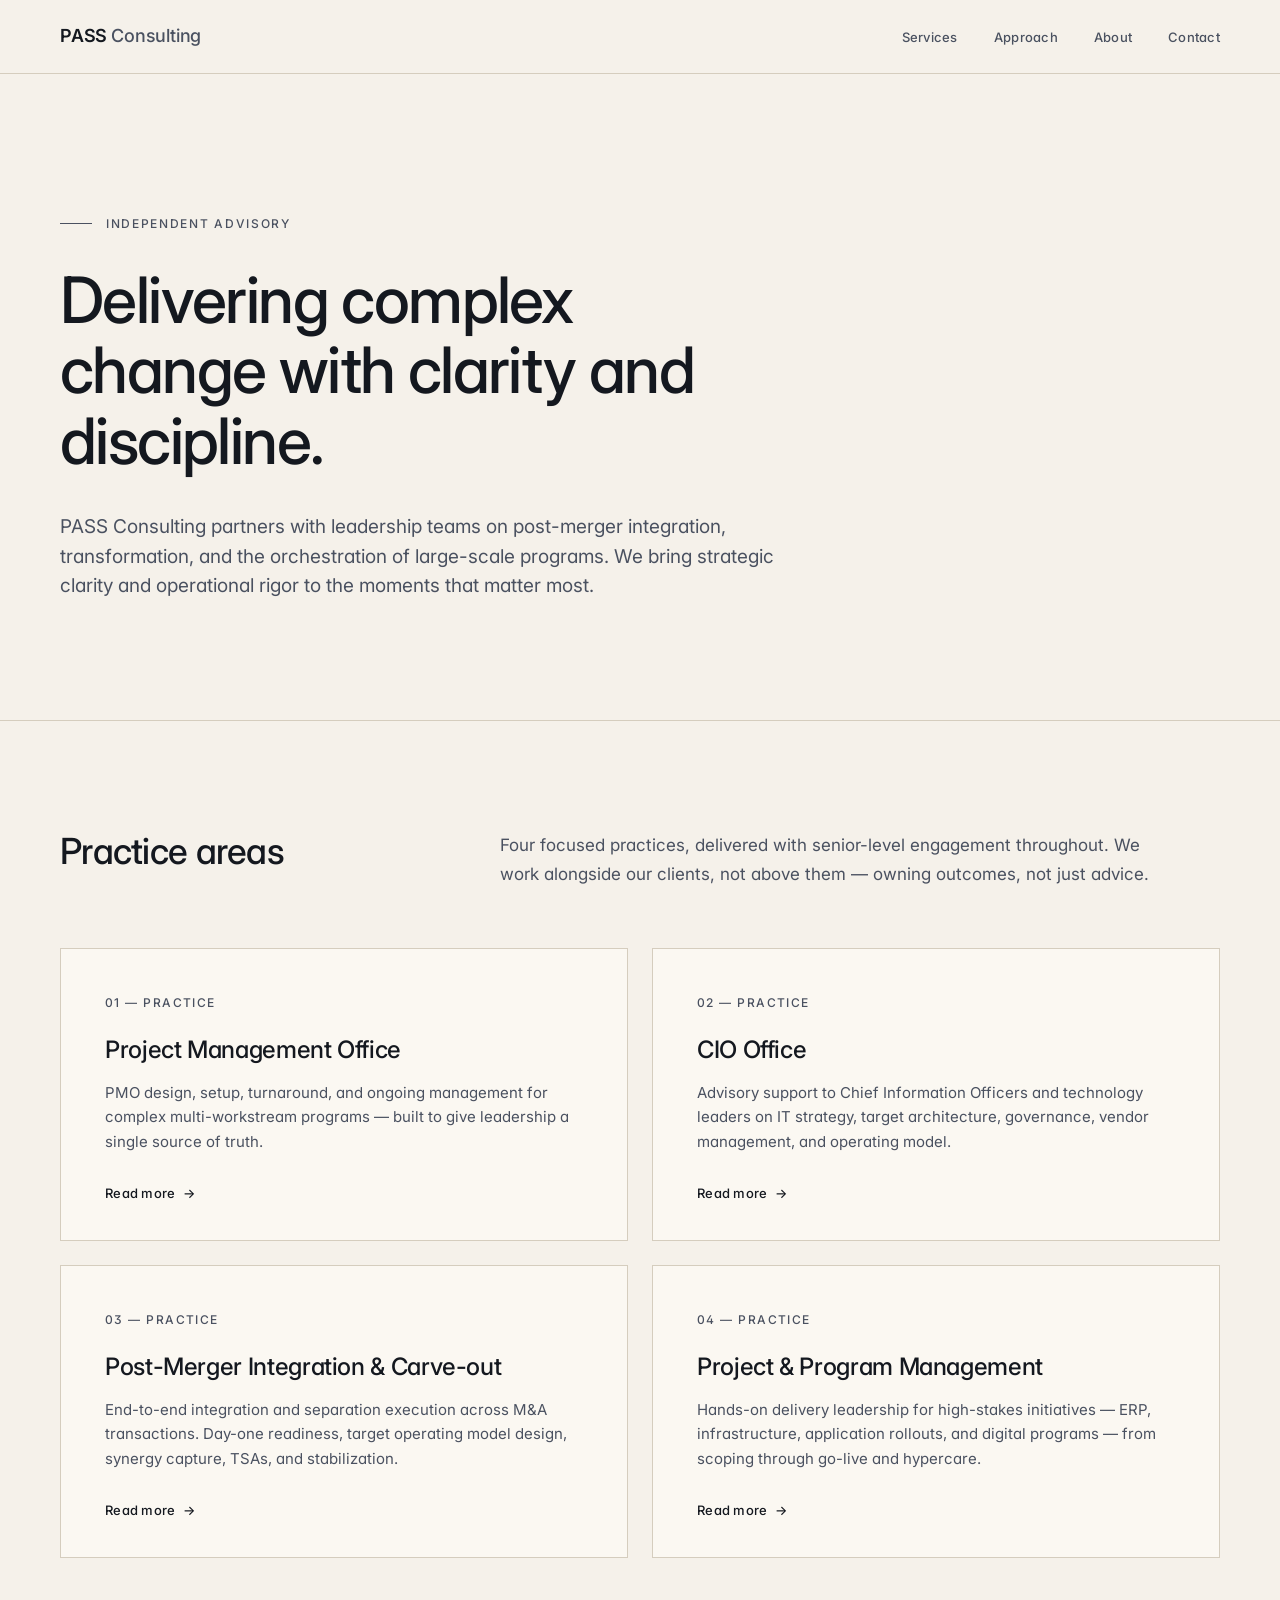
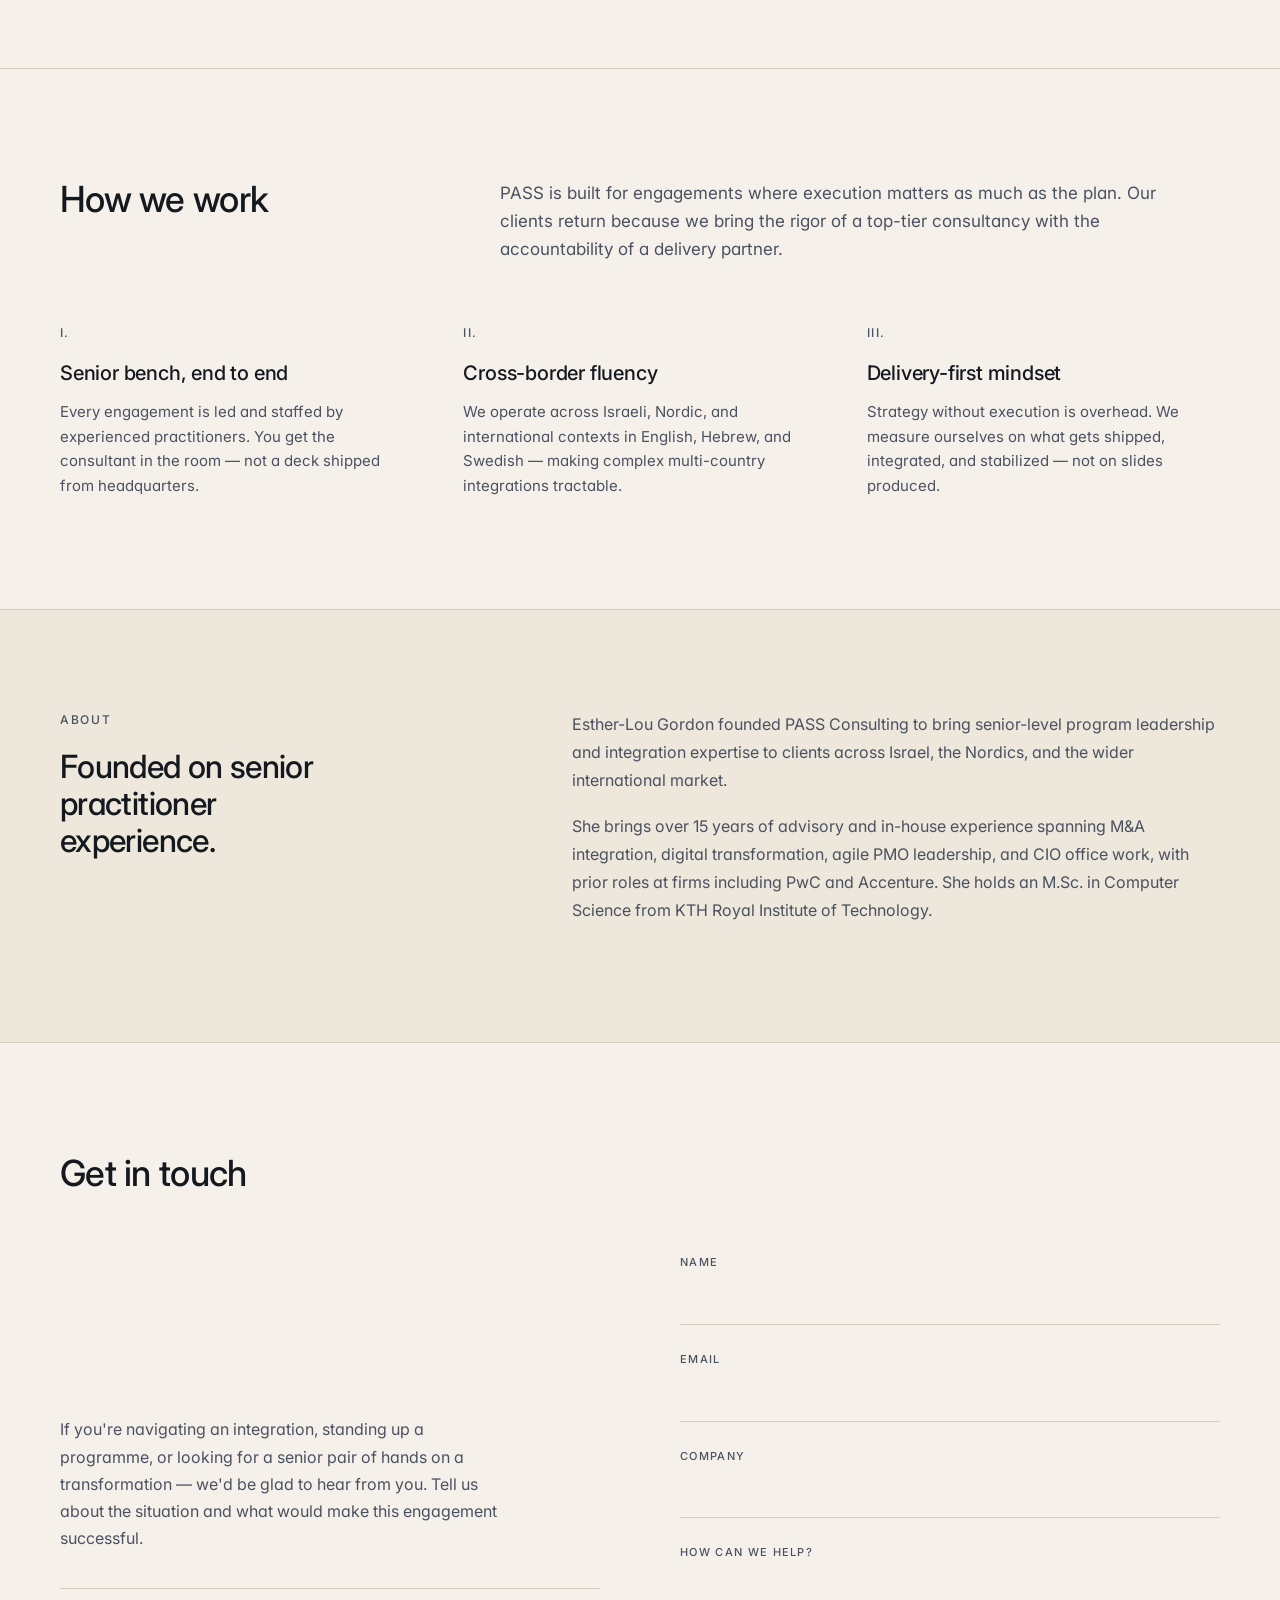
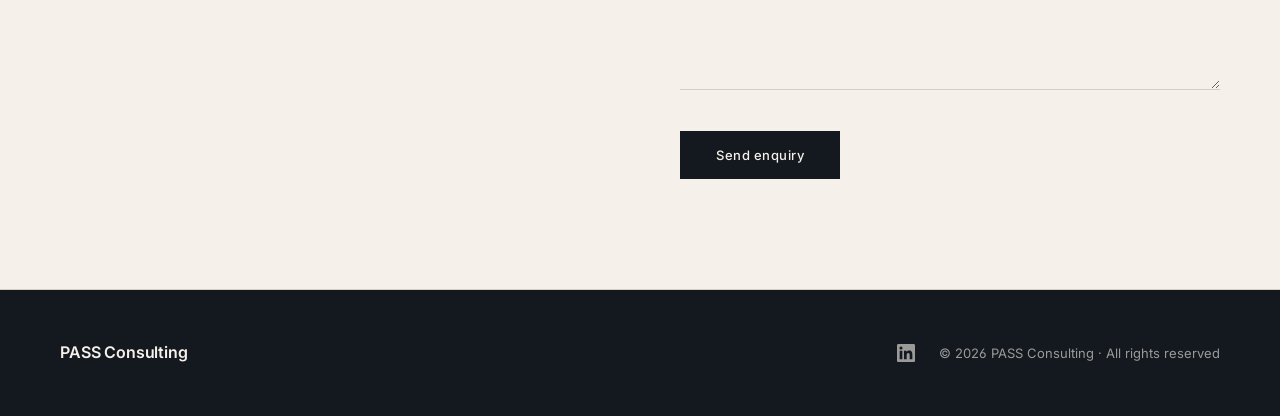
<file: index.html>
<!DOCTYPE html>
<html lang="en">
<head>
<meta charset="UTF-8">
<meta name="viewport" content="width=device-width, initial-scale=1.0">
<title>PASS Consulting — Integration, Transformation, Delivery</title>
<meta name="description" content="PASS Consulting partners with leadership teams on post-merger integration, transformation, PMO setup, CIO advisory, and program delivery.">

<link rel="preconnect" href="https://fonts.googleapis.com">
<link rel="preconnect" href="https://fonts.gstatic.com" crossorigin>
<link href="https://fonts.googleapis.com/css2?family=Inter:wght@300..700&display=swap" rel="stylesheet">
<link rel="stylesheet" href="styles.css">
</head>
<body>

<nav class="nav">
  <div class="nav-inner">
    <a href="index.html" class="brand">PASS <span>Consulting</span></a>
    <ul class="nav-links">
      <li><a href="#services">Services</a></li>
      <li><a href="#approach">Approach</a></li>
      <li><a href="#about">About</a></li>
      <li><a href="#contact">Contact</a></li>
    </ul>
  </div>
</nav>

<header class="hero">
  <div class="container">
    <div class="eyebrow">Independent advisory</div>
    <h1>Delivering complex change with clarity and discipline.</h1>
    <p class="lede">PASS Consulting partners with leadership teams on post-merger integration, transformation, and the orchestration of large-scale programs. We bring strategic clarity and operational rigor to the moments that matter most.</p>
  </div>
</header>

<section class="section" id="services">
  <div class="container">
    <div class="section-head">
      <h2>Practice areas</h2>
      <p class="intro">Four focused practices, delivered with senior-level engagement throughout. We work alongside our clients, not above them — owning outcomes, not just advice.</p>
    </div>

    <div class="services-grid">
      <a class="service-card" href="pmo.html">
        <div class="service-num">01 — Practice</div>
        <h3 class="service-title">Project Management Office</h3>
        <p class="service-desc">PMO design, setup, turnaround, and ongoing management for complex multi-workstream programs — built to give leadership a single source of truth.</p>
        <span class="service-readmore">Read more</span>
      </a>

      <a class="service-card" href="cio-office.html">
        <div class="service-num">02 — Practice</div>
        <h3 class="service-title">CIO Office</h3>
        <p class="service-desc">Advisory support to Chief Information Officers and technology leaders on IT strategy, target architecture, governance, vendor management, and operating model.</p>
        <span class="service-readmore">Read more</span>
      </a>

      <a class="service-card" href="post-merger-integration.html">
        <div class="service-num">03 — Practice</div>
        <h3 class="service-title">Post-Merger Integration &amp; Carve-out</h3>
        <p class="service-desc">End-to-end integration and separation execution across M&amp;A transactions. Day-one readiness, target operating model design, synergy capture, TSAs, and stabilization.</p>
        <span class="service-readmore">Read more</span>
      </a>

      <a class="service-card" href="project-program-management.html">
        <div class="service-num">04 — Practice</div>
        <h3 class="service-title">Project &amp; Program Management</h3>
        <p class="service-desc">Hands-on delivery leadership for high-stakes initiatives — ERP, infrastructure, application rollouts, and digital programs — from scoping through go-live and hypercare.</p>
        <span class="service-readmore">Read more</span>
      </a>
    </div>
  </div>
</section>

<section class="section" id="approach">
  <div class="container">
    <div class="section-head">
      <h2>How we work</h2>
      <p class="intro">PASS is built for engagements where execution matters as much as the plan. Our clients return because we bring the rigor of a top-tier consultancy with the accountability of a delivery partner.</p>
    </div>

    <div class="approach-grid">
      <div class="pillar">
        <div class="pillar-num">i.</div>
        <h3>Senior bench, end to end</h3>
        <p>Every engagement is led and staffed by experienced practitioners. You get the consultant in the room — not a deck shipped from headquarters.</p>
      </div>
      <div class="pillar">
        <div class="pillar-num">ii.</div>
        <h3>Cross-border fluency</h3>
        <p>We operate across Israeli, Nordic, and international contexts in English, Hebrew, and Swedish — making complex multi-country integrations tractable.</p>
      </div>
      <div class="pillar">
        <div class="pillar-num">iii.</div>
        <h3>Delivery-first mindset</h3>
        <p>Strategy without execution is overhead. We measure ourselves on what gets shipped, integrated, and stabilized — not on slides produced.</p>
      </div>
    </div>
  </div>
</section>

<section class="leadership" id="about">
  <div class="container">
    <div class="lead-grid">
      <div>
        <div class="lead-eyebrow">About</div>
        <h2 class="lead-head">Founded on senior practitioner experience.</h2>
      </div>
      <div>
        <p class="lead-bio">Esther-Lou Gordon founded PASS Consulting to bring senior-level program leadership and integration expertise to clients across Israel, the Nordics, and the wider international market.</p>
        <p class="lead-bio">She brings over 15 years of advisory and in-house experience spanning M&amp;A integration, digital transformation, agile PMO leadership, and CIO office work, with prior roles at firms including PwC and Accenture. She holds an M.Sc. in Computer Science from KTH Royal Institute of Technology.</p>
      </div>
    </div>
  </div>
</section>

<section class="section" id="contact">
  <div class="container">
    <div class="section-head">
      <h2>Get in touch</h2>
    </div>

    <div class="contact-grid">
      <div class="contact-info">
        <p>If you're navigating an integration, standing up a programme, or looking for a senior pair of hands on a transformation — we'd be glad to hear from you. Tell us about the situation and what would make this engagement successful.</p>

        <div class="contact-meta">
         
          
        </div>
      </div>

  <form action="https://formspree.io/f/mjgldpqr" method="POST">
      <input type="hidden" name="_subject" value="New enquiry — PASS Consulting website">
      <p class="honeypot"><label>Don't fill this out if you're human: <input name="_gotcha"></label></p>
       
        <div class="form-field">
          <label for="name">Name</label>
          <input type="text" id="name" name="name" required>
        </div>
        <div class="form-field">
          <label for="email">Email</label>
          <input type="email" id="email" name="email" required>
        </div>
        <div class="form-field">
          <label for="company">Company</label>
          <input type="text" id="company" name="company">
        </div>
        <div class="form-field">
          <label for="message">How can we help?</label>
          <textarea id="message" name="message" required></textarea>
        </div>
        <button type="submit" class="submit">Send enquiry</button>
      </form>
    </div>
  </div>
</section>

<footer>
  <div class="footer-inner">
    <div class="brand-foot">PASS Consulting</div>
    <div class="footer-right">
      <a href="https://www.linkedin.com/in/elpelp/" target="_blank" rel="noopener" aria-label="LinkedIn" class="social-link">
        <svg width="18" height="18" viewBox="0 0 24 24" fill="currentColor"><path d="M20.447 20.452h-3.554v-5.569c0-1.328-.027-3.037-1.852-3.037-1.853 0-2.136 1.445-2.136 2.939v5.667H9.351V9h3.414v1.561h.046c.477-.9 1.637-1.852 3.37-1.852 3.601 0 4.267 2.37 4.267 5.455v6.288zM5.337 7.433a2.062 2.062 0 01-2.063-2.065 2.063 2.063 0 112.063 2.065zm1.782 13.019H3.555V9h3.564v11.452zM22.225 0H1.771C.792 0 0 .774 0 1.729v20.542C0 23.227.792 24 1.771 24h20.451C23.2 24 24 23.227 24 22.271V1.729C24 .774 23.2 0 22.222 0h.003z"/></svg>
      </a>
      <span>© 2026 PASS Consulting · All rights reserved</span>
    </div>
  </div>
</footer>

</body>
</html>
</file>
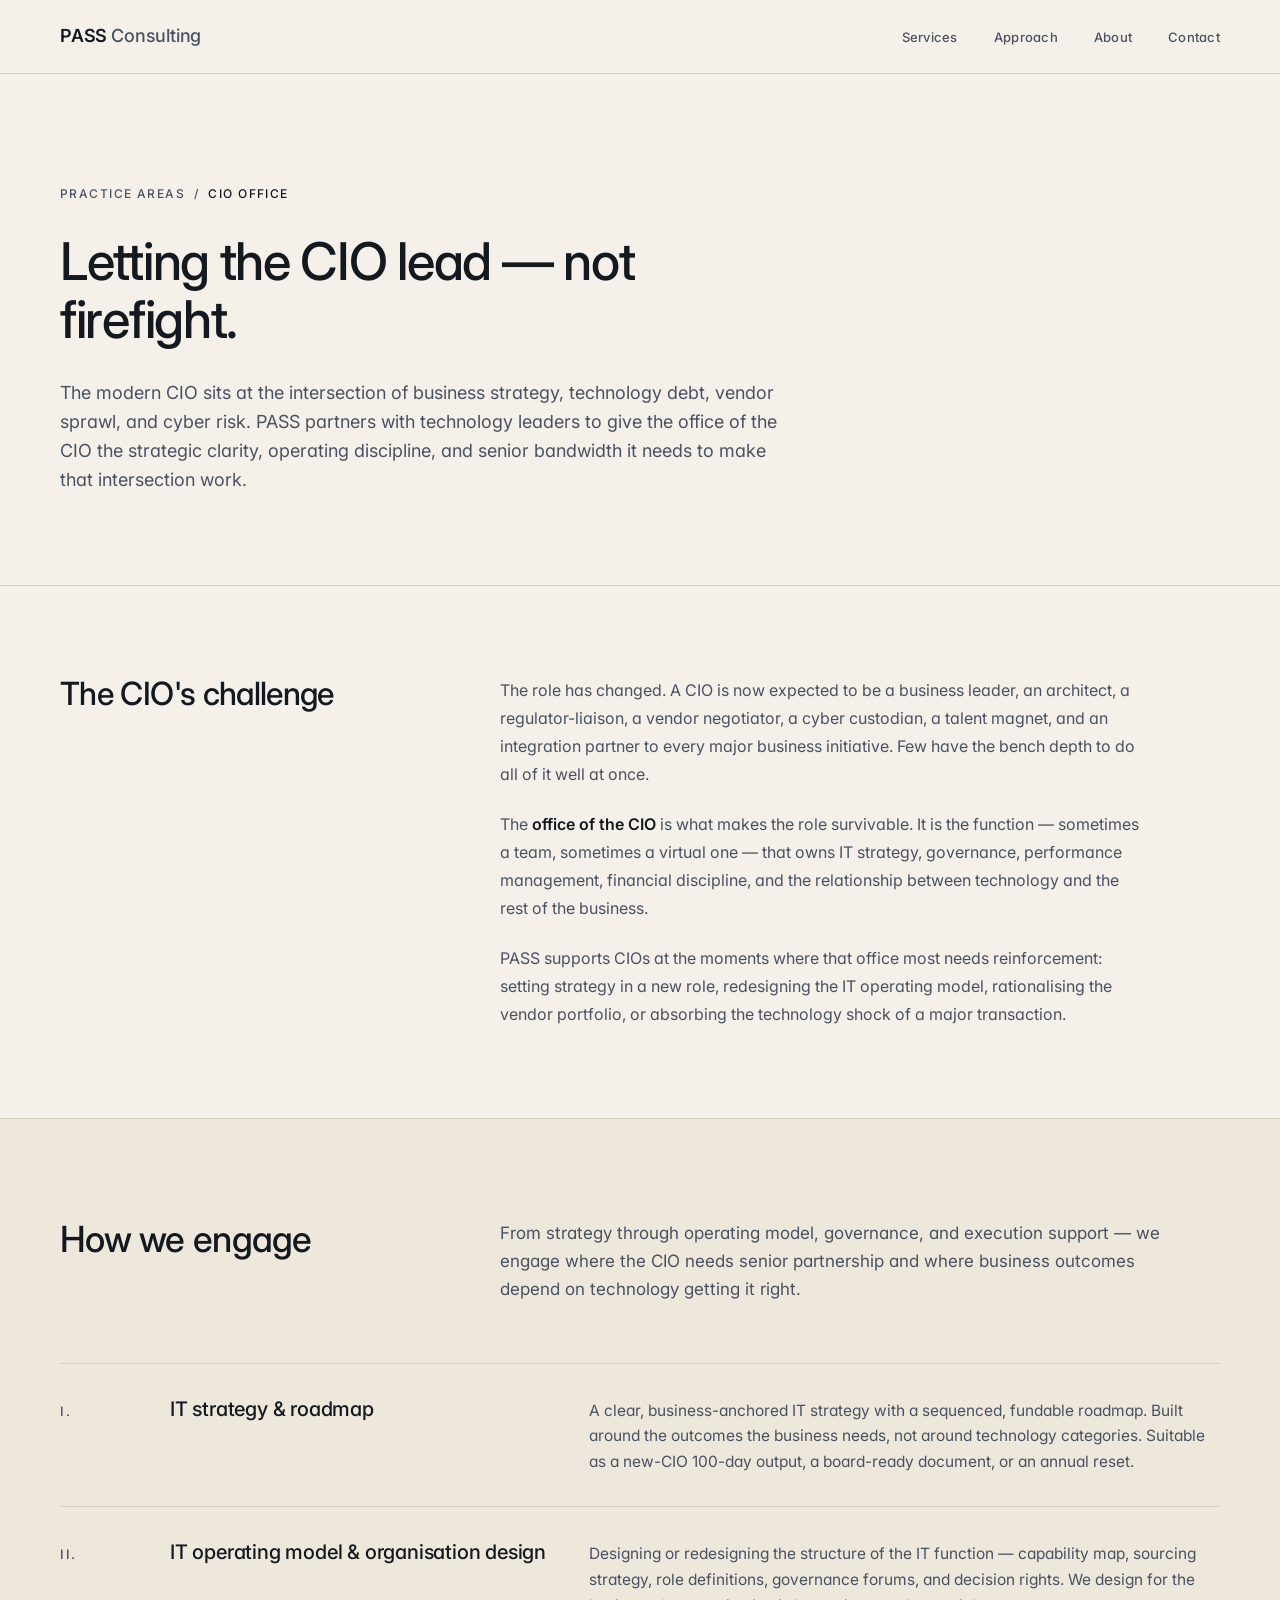
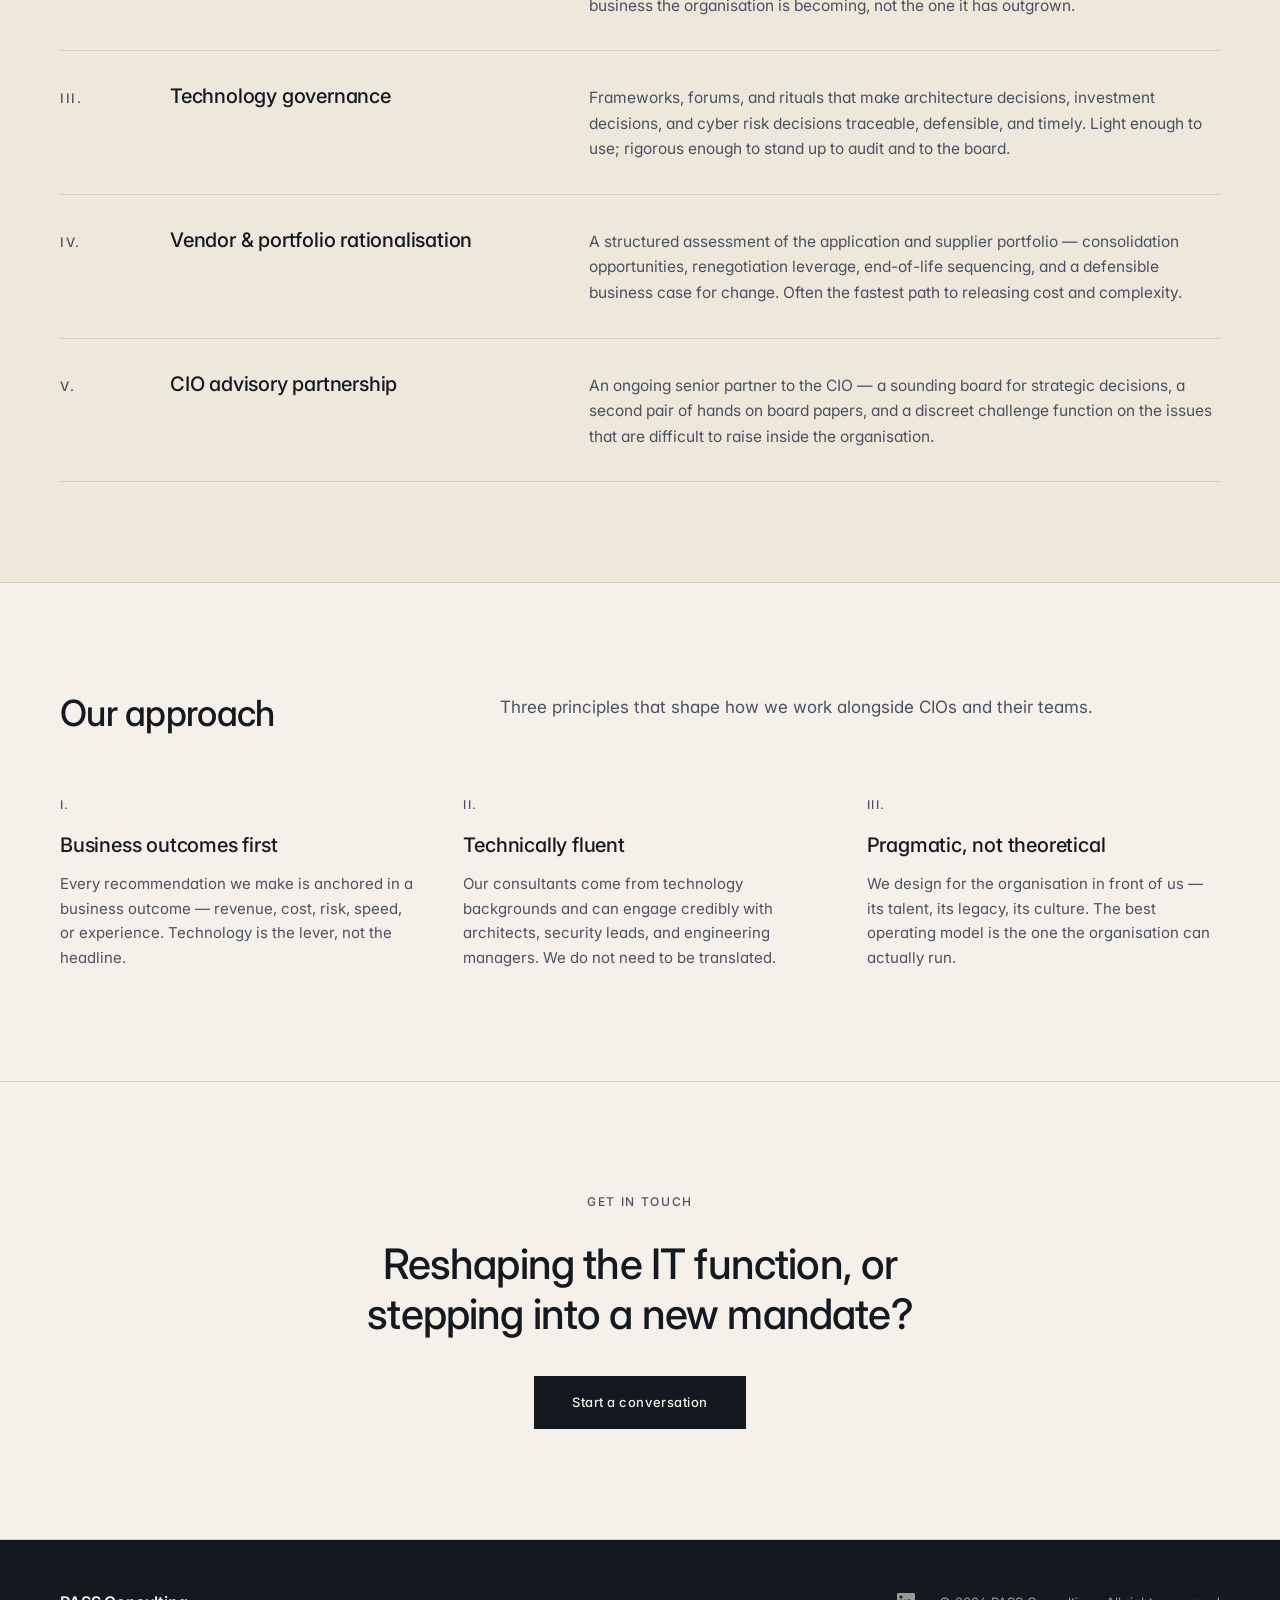
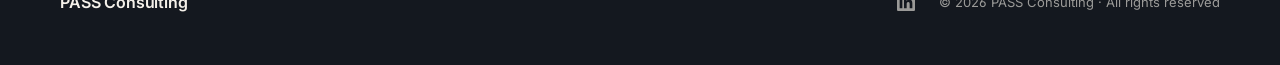
<file: cio-office.html>
<!DOCTYPE html>
<html lang="en">
<head>
<meta charset="UTF-8">
<meta name="viewport" content="width=device-width, initial-scale=1.0">
<title>CIO Office — PASS Consulting</title>
<meta name="description" content="Advisory support to Chief Information Officers on IT strategy, operating model, governance, and vendor management.">

<link rel="preconnect" href="https://fonts.googleapis.com">
<link rel="preconnect" href="https://fonts.gstatic.com" crossorigin>
<link href="https://fonts.googleapis.com/css2?family=Inter:wght@300..700&display=swap" rel="stylesheet">
<link rel="stylesheet" href="styles.css">
</head>
<body>

<nav class="nav">
  <div class="nav-inner">
    <a href="index.html" class="brand">PASS <span>Consulting</span></a>
    <ul class="nav-links">
      <li><a href="index.html#services">Services</a></li>
      <li><a href="index.html#approach">Approach</a></li>
      <li><a href="index.html#about">About</a></li>
      <li><a href="index.html#contact">Contact</a></li>
    </ul>
  </div>
</nav>

<header class="practice-hero">
  <div class="container">
    <div class="breadcrumb"><a href="index.html">Practice areas</a> &nbsp;/&nbsp; <span>CIO Office</span></div>
    <h1>Letting the CIO lead — not firefight.</h1>
    <p class="lede">The modern CIO sits at the intersection of business strategy, technology debt, vendor sprawl, and cyber risk. PASS partners with technology leaders to give the office of the CIO the strategic clarity, operating discipline, and senior bandwidth it needs to make that intersection work.</p>
  </div>
</header>

<section class="overview">
  <div class="container">
    <div class="overview-grid">
      <div>
        <h2>The CIO's challenge</h2>
      </div>
      <div class="prose">
        <p>The role has changed. A CIO is now expected to be a business leader, an architect, a regulator-liaison, a vendor negotiator, a cyber custodian, a talent magnet, and an integration partner to every major business initiative. Few have the bench depth to do all of it well at once.</p>
        <p>The <strong>office of the CIO</strong> is what makes the role survivable. It is the function — sometimes a team, sometimes a virtual one — that owns IT strategy, governance, performance management, financial discipline, and the relationship between technology and the rest of the business.</p>
        <p>PASS supports CIOs at the moments where that office most needs reinforcement: setting strategy in a new role, redesigning the IT operating model, rationalising the vendor portfolio, or absorbing the technology shock of a major transaction.</p>
      </div>
    </div>
  </div>
</section>

<section class="engagements">
  <div class="container">
    <div class="section-head">
      <h2>How we engage</h2>
      <p class="intro">From strategy through operating model, governance, and execution support — we engage where the CIO needs senior partnership and where business outcomes depend on technology getting it right.</p>
    </div>

    <div class="engagement">
      <div class="engagement-num">i.</div>
      <div class="engagement-title">IT strategy &amp; roadmap</div>
      <div class="engagement-desc">A clear, business-anchored IT strategy with a sequenced, fundable roadmap. Built around the outcomes the business needs, not around technology categories. Suitable as a new-CIO 100-day output, a board-ready document, or an annual reset.</div>
    </div>

    <div class="engagement">
      <div class="engagement-num">ii.</div>
      <div class="engagement-title">IT operating model &amp; organisation design</div>
      <div class="engagement-desc">Designing or redesigning the structure of the IT function — capability map, sourcing strategy, role definitions, governance forums, and decision rights. We design for the business the organisation is becoming, not the one it has outgrown.</div>
    </div>

    <div class="engagement">
      <div class="engagement-num">iii.</div>
      <div class="engagement-title">Technology governance</div>
      <div class="engagement-desc">Frameworks, forums, and rituals that make architecture decisions, investment decisions, and cyber risk decisions traceable, defensible, and timely. Light enough to use; rigorous enough to stand up to audit and to the board.</div>
    </div>

    <div class="engagement">
      <div class="engagement-num">iv.</div>
      <div class="engagement-title">Vendor &amp; portfolio rationalisation</div>
      <div class="engagement-desc">A structured assessment of the application and supplier portfolio — consolidation opportunities, renegotiation leverage, end-of-life sequencing, and a defensible business case for change. Often the fastest path to releasing cost and complexity.</div>
    </div>

    <div class="engagement">
      <div class="engagement-num">v.</div>
      <div class="engagement-title">CIO advisory partnership</div>
      <div class="engagement-desc">An ongoing senior partner to the CIO — a sounding board for strategic decisions, a second pair of hands on board papers, and a discreet challenge function on the issues that are difficult to raise inside the organisation.</div>
    </div>
  </div>
</section>

<section class="section">
  <div class="container">
    <div class="section-head">
      <h2>Our approach</h2>
      <p class="intro">Three principles that shape how we work alongside CIOs and their teams.</p>
    </div>

    <div class="approach-grid">
      <div class="pillar">
        <div class="pillar-num">i.</div>
        <h3>Business outcomes first</h3>
        <p>Every recommendation we make is anchored in a business outcome — revenue, cost, risk, speed, or experience. Technology is the lever, not the headline.</p>
      </div>
      <div class="pillar">
        <div class="pillar-num">ii.</div>
        <h3>Technically fluent</h3>
        <p>Our consultants come from technology backgrounds and can engage credibly with architects, security leads, and engineering managers. We do not need to be translated.</p>
      </div>
      <div class="pillar">
        <div class="pillar-num">iii.</div>
        <h3>Pragmatic, not theoretical</h3>
        <p>We design for the organisation in front of us — its talent, its legacy, its culture. The best operating model is the one the organisation can actually run.</p>
      </div>
    </div>
  </div>
</section>

<section class="cta-block">
  <div class="container">
    <div class="cta-eyebrow">Get in touch</div>
    <h2>Reshaping the IT function, or stepping into a new mandate?</h2>
    <a href="index.html#contact" class="cta-button">Start a conversation</a>
  </div>
</section>

<footer>
  <div class="footer-inner">
    <div class="brand-foot">PASS Consulting</div>
    <div class="footer-right">
      <a href="https://www.linkedin.com/in/elpelp/" target="_blank" rel="noopener" aria-label="LinkedIn" class="social-link">
        <svg width="18" height="18" viewBox="0 0 24 24" fill="currentColor"><path d="M20.447 20.452h-3.554v-5.569c0-1.328-.027-3.037-1.852-3.037-1.853 0-2.136 1.445-2.136 2.939v5.667H9.351V9h3.414v1.561h.046c.477-.9 1.637-1.852 3.37-1.852 3.601 0 4.267 2.37 4.267 5.455v6.288zM5.337 7.433a2.062 2.062 0 01-2.063-2.065 2.063 2.063 0 112.063 2.065zm1.782 13.019H3.555V9h3.564v11.452zM22.225 0H1.771C.792 0 0 .774 0 1.729v20.542C0 23.227.792 24 1.771 24h20.451C23.2 24 24 23.227 24 22.271V1.729C24 .774 23.2 0 22.222 0h.003z"/></svg>
      </a>
      <span>© 2026 PASS Consulting · All rights reserved</span>
    </div>
  </div>
</footer>

</body>
</html>
</file>
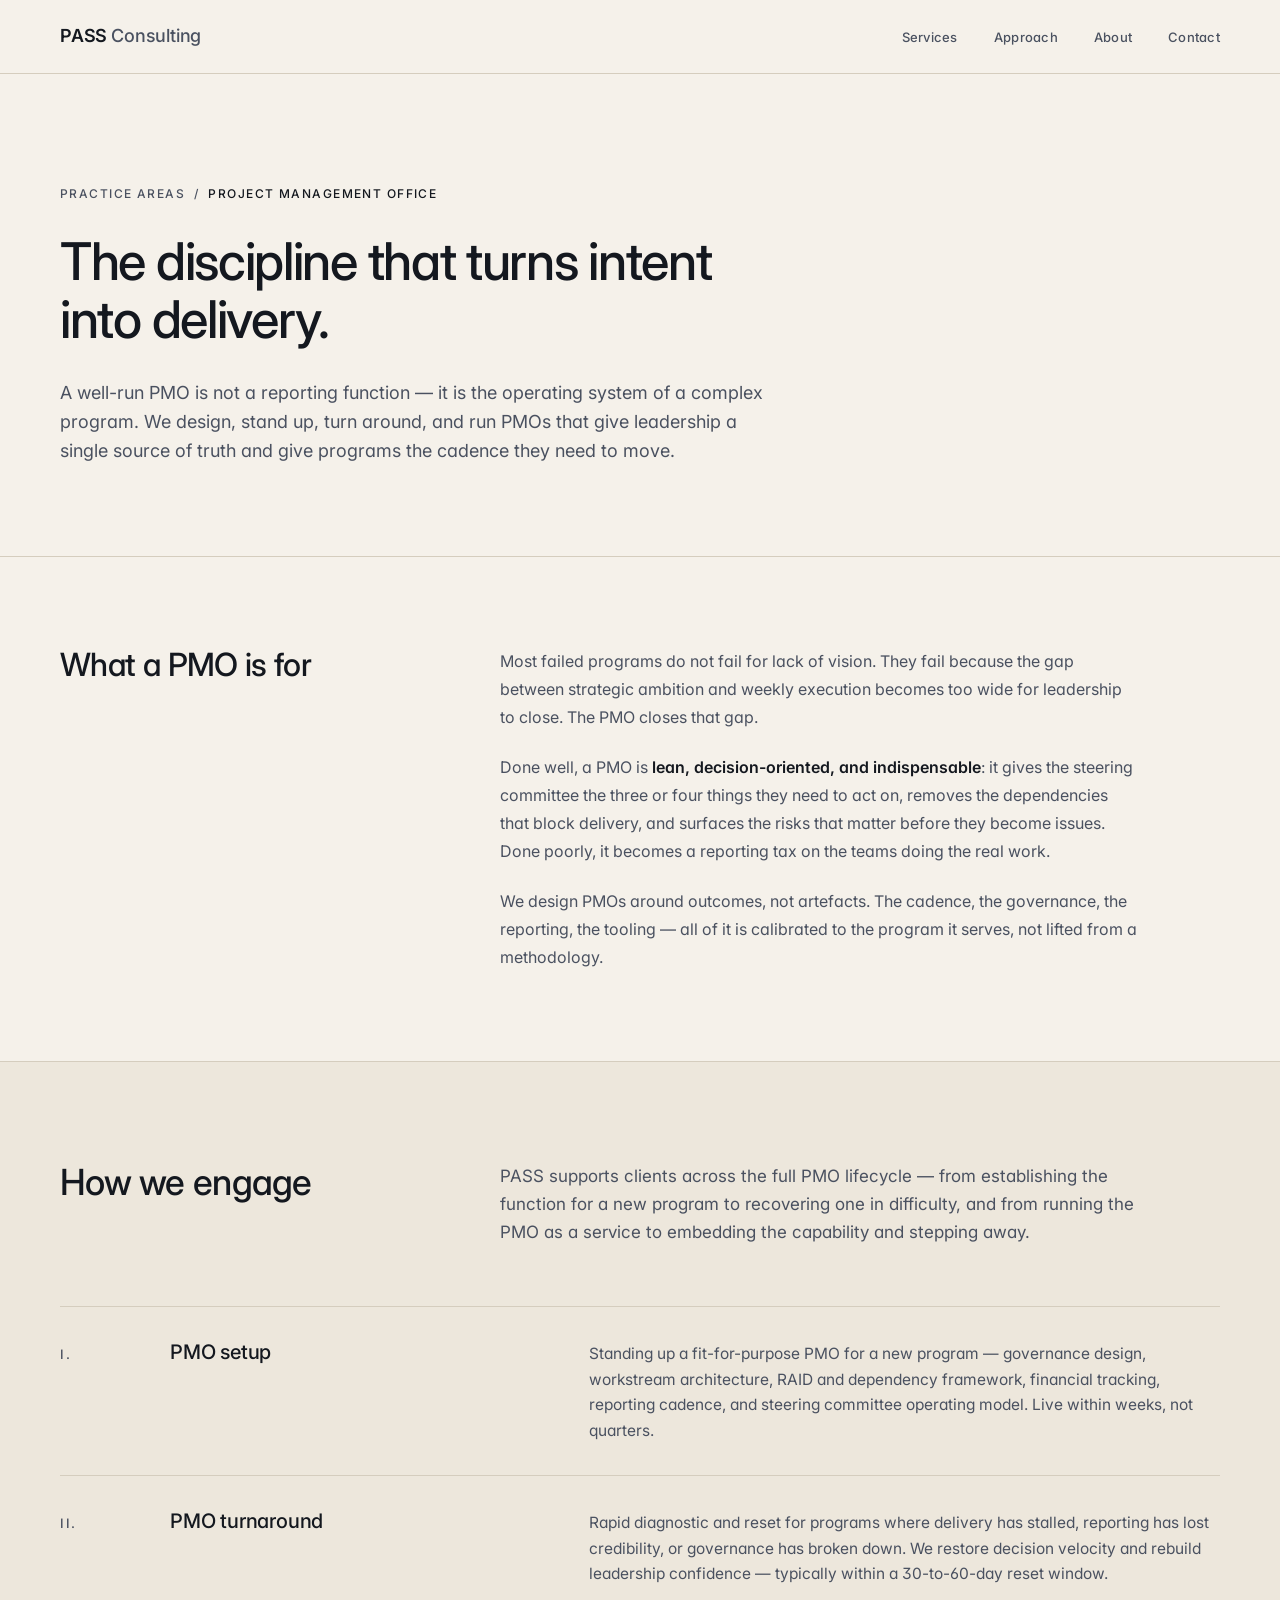
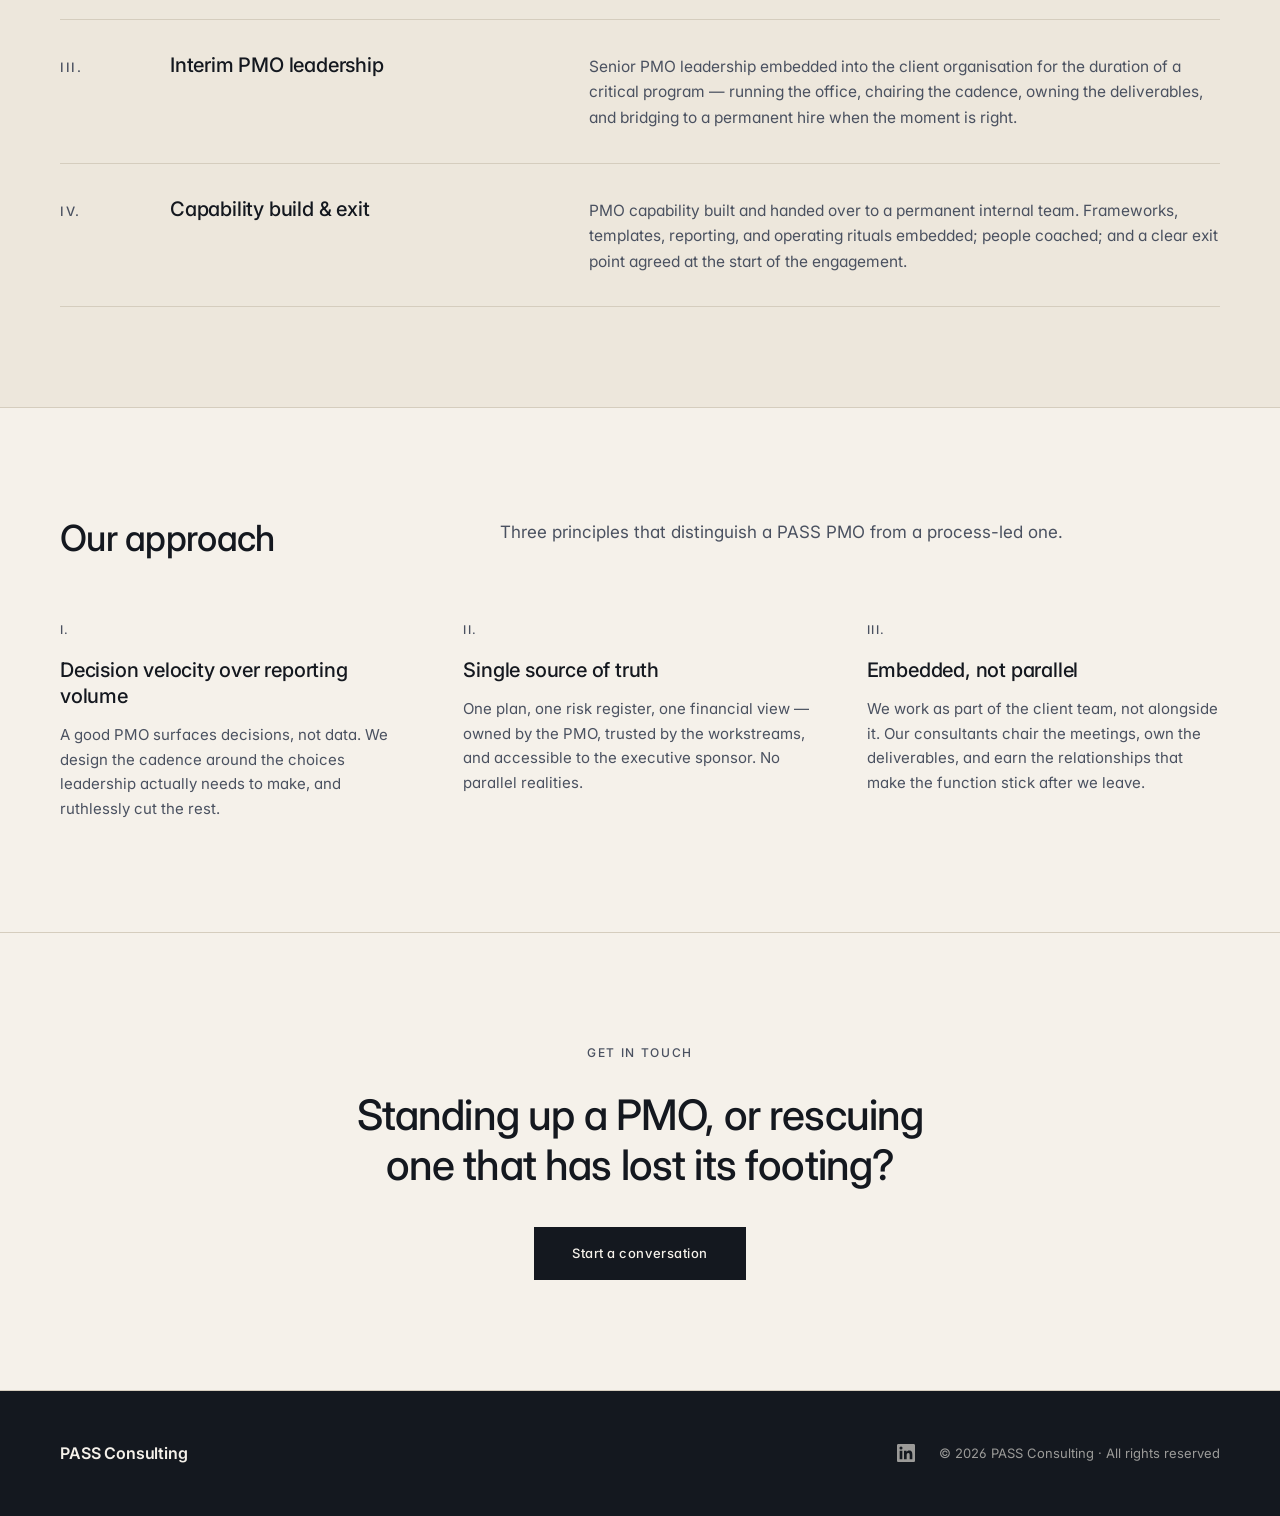
<file: pmo.html>
<!DOCTYPE html>
<html lang="en">
<head>
<meta charset="UTF-8">
<meta name="viewport" content="width=device-width, initial-scale=1.0">
<title>Project Management Office — PASS Consulting</title>
<meta name="description" content="PMO design, setup, turnaround, and management for complex multi-workstream programs.">

<link rel="preconnect" href="https://fonts.googleapis.com">
<link rel="preconnect" href="https://fonts.gstatic.com" crossorigin>
<link href="https://fonts.googleapis.com/css2?family=Inter:wght@300..700&display=swap" rel="stylesheet">
<link rel="stylesheet" href="styles.css">
</head>
<body>

<nav class="nav">
  <div class="nav-inner">
    <a href="index.html" class="brand">PASS <span>Consulting</span></a>
    <ul class="nav-links">
      <li><a href="index.html#services">Services</a></li>
      <li><a href="index.html#approach">Approach</a></li>
      <li><a href="index.html#about">About</a></li>
      <li><a href="index.html#contact">Contact</a></li>
    </ul>
  </div>
</nav>

<header class="practice-hero">
  <div class="container">
    <div class="breadcrumb"><a href="index.html">Practice areas</a> &nbsp;/&nbsp; <span>Project Management Office</span></div>
    <h1>The discipline that turns intent into delivery.</h1>
    <p class="lede">A well-run PMO is not a reporting function — it is the operating system of a complex program. We design, stand up, turn around, and run PMOs that give leadership a single source of truth and give programs the cadence they need to move.</p>
  </div>
</header>

<section class="overview">
  <div class="container">
    <div class="overview-grid">
      <div>
        <h2>What a PMO is for</h2>
      </div>
      <div class="prose">
        <p>Most failed programs do not fail for lack of vision. They fail because the gap between strategic ambition and weekly execution becomes too wide for leadership to close. The PMO closes that gap.</p>
        <p>Done well, a PMO is <strong>lean, decision-oriented, and indispensable</strong>: it gives the steering committee the three or four things they need to act on, removes the dependencies that block delivery, and surfaces the risks that matter before they become issues. Done poorly, it becomes a reporting tax on the teams doing the real work.</p>
        <p>We design PMOs around outcomes, not artefacts. The cadence, the governance, the reporting, the tooling — all of it is calibrated to the program it serves, not lifted from a methodology.</p>
      </div>
    </div>
  </div>
</section>

<section class="engagements">
  <div class="container">
    <div class="section-head">
      <h2>How we engage</h2>
      <p class="intro">PASS supports clients across the full PMO lifecycle — from establishing the function for a new program to recovering one in difficulty, and from running the PMO as a service to embedding the capability and stepping away.</p>
    </div>

    <div class="engagement">
      <div class="engagement-num">i.</div>
      <div class="engagement-title">PMO setup</div>
      <div class="engagement-desc">Standing up a fit-for-purpose PMO for a new program — governance design, workstream architecture, RAID and dependency framework, financial tracking, reporting cadence, and steering committee operating model. Live within weeks, not quarters.</div>
    </div>

    <div class="engagement">
      <div class="engagement-num">ii.</div>
      <div class="engagement-title">PMO turnaround</div>
      <div class="engagement-desc">Rapid diagnostic and reset for programs where delivery has stalled, reporting has lost credibility, or governance has broken down. We restore decision velocity and rebuild leadership confidence — typically within a 30-to-60-day reset window.</div>
    </div>

    <div class="engagement">
      <div class="engagement-num">iii.</div>
      <div class="engagement-title">Interim PMO leadership</div>
      <div class="engagement-desc">Senior PMO leadership embedded into the client organisation for the duration of a critical program — running the office, chairing the cadence, owning the deliverables, and bridging to a permanent hire when the moment is right.</div>
    </div>

    <div class="engagement">
      <div class="engagement-num">iv.</div>
      <div class="engagement-title">Capability build &amp; exit</div>
      <div class="engagement-desc">PMO capability built and handed over to a permanent internal team. Frameworks, templates, reporting, and operating rituals embedded; people coached; and a clear exit point agreed at the start of the engagement.</div>
    </div>
  </div>
</section>

<section class="section">
  <div class="container">
    <div class="section-head">
      <h2>Our approach</h2>
      <p class="intro">Three principles that distinguish a PASS PMO from a process-led one.</p>
    </div>

    <div class="approach-grid">
      <div class="pillar">
        <div class="pillar-num">i.</div>
        <h3>Decision velocity over reporting volume</h3>
        <p>A good PMO surfaces decisions, not data. We design the cadence around the choices leadership actually needs to make, and ruthlessly cut the rest.</p>
      </div>
      <div class="pillar">
        <div class="pillar-num">ii.</div>
        <h3>Single source of truth</h3>
        <p>One plan, one risk register, one financial view — owned by the PMO, trusted by the workstreams, and accessible to the executive sponsor. No parallel realities.</p>
      </div>
      <div class="pillar">
        <div class="pillar-num">iii.</div>
        <h3>Embedded, not parallel</h3>
        <p>We work as part of the client team, not alongside it. Our consultants chair the meetings, own the deliverables, and earn the relationships that make the function stick after we leave.</p>
      </div>
    </div>
  </div>
</section>

<section class="cta-block">
  <div class="container">
    <div class="cta-eyebrow">Get in touch</div>
    <h2>Standing up a PMO, or rescuing one that has lost its footing?</h2>
    <a href="index.html#contact" class="cta-button">Start a conversation</a>
  </div>
</section>

<footer>
  <div class="footer-inner">
    <div class="brand-foot">PASS Consulting</div>
    <div class="footer-right">
      <a href="https://www.linkedin.com/in/elpelp/" target="_blank" rel="noopener" aria-label="LinkedIn" class="social-link">
        <svg width="18" height="18" viewBox="0 0 24 24" fill="currentColor"><path d="M20.447 20.452h-3.554v-5.569c0-1.328-.027-3.037-1.852-3.037-1.853 0-2.136 1.445-2.136 2.939v5.667H9.351V9h3.414v1.561h.046c.477-.9 1.637-1.852 3.37-1.852 3.601 0 4.267 2.37 4.267 5.455v6.288zM5.337 7.433a2.062 2.062 0 01-2.063-2.065 2.063 2.063 0 112.063 2.065zm1.782 13.019H3.555V9h3.564v11.452zM22.225 0H1.771C.792 0 0 .774 0 1.729v20.542C0 23.227.792 24 1.771 24h20.451C23.2 24 24 23.227 24 22.271V1.729C24 .774 23.2 0 22.222 0h.003z"/></svg>
      </a>
      <span>© 2026 PASS Consulting · All rights reserved</span>
    </div>
  </div>
</footer>

</body>
</html>
</file>
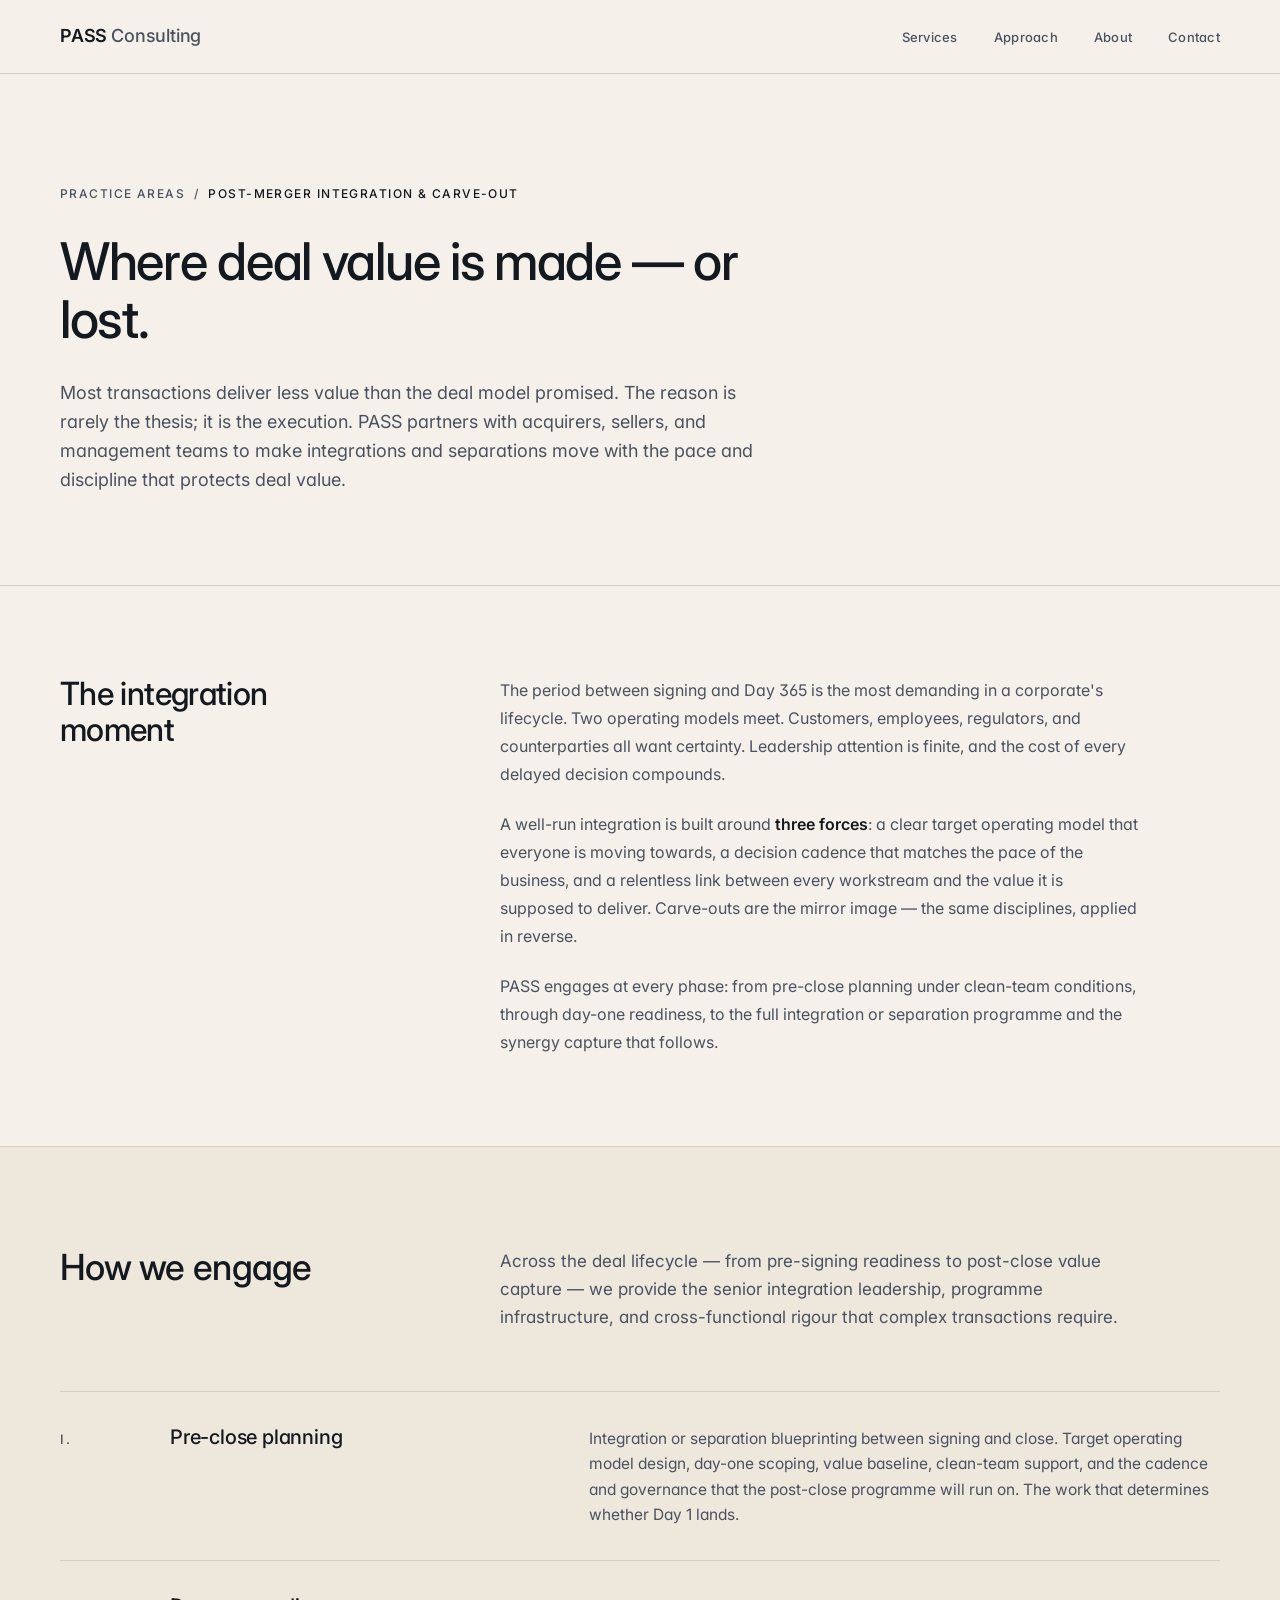
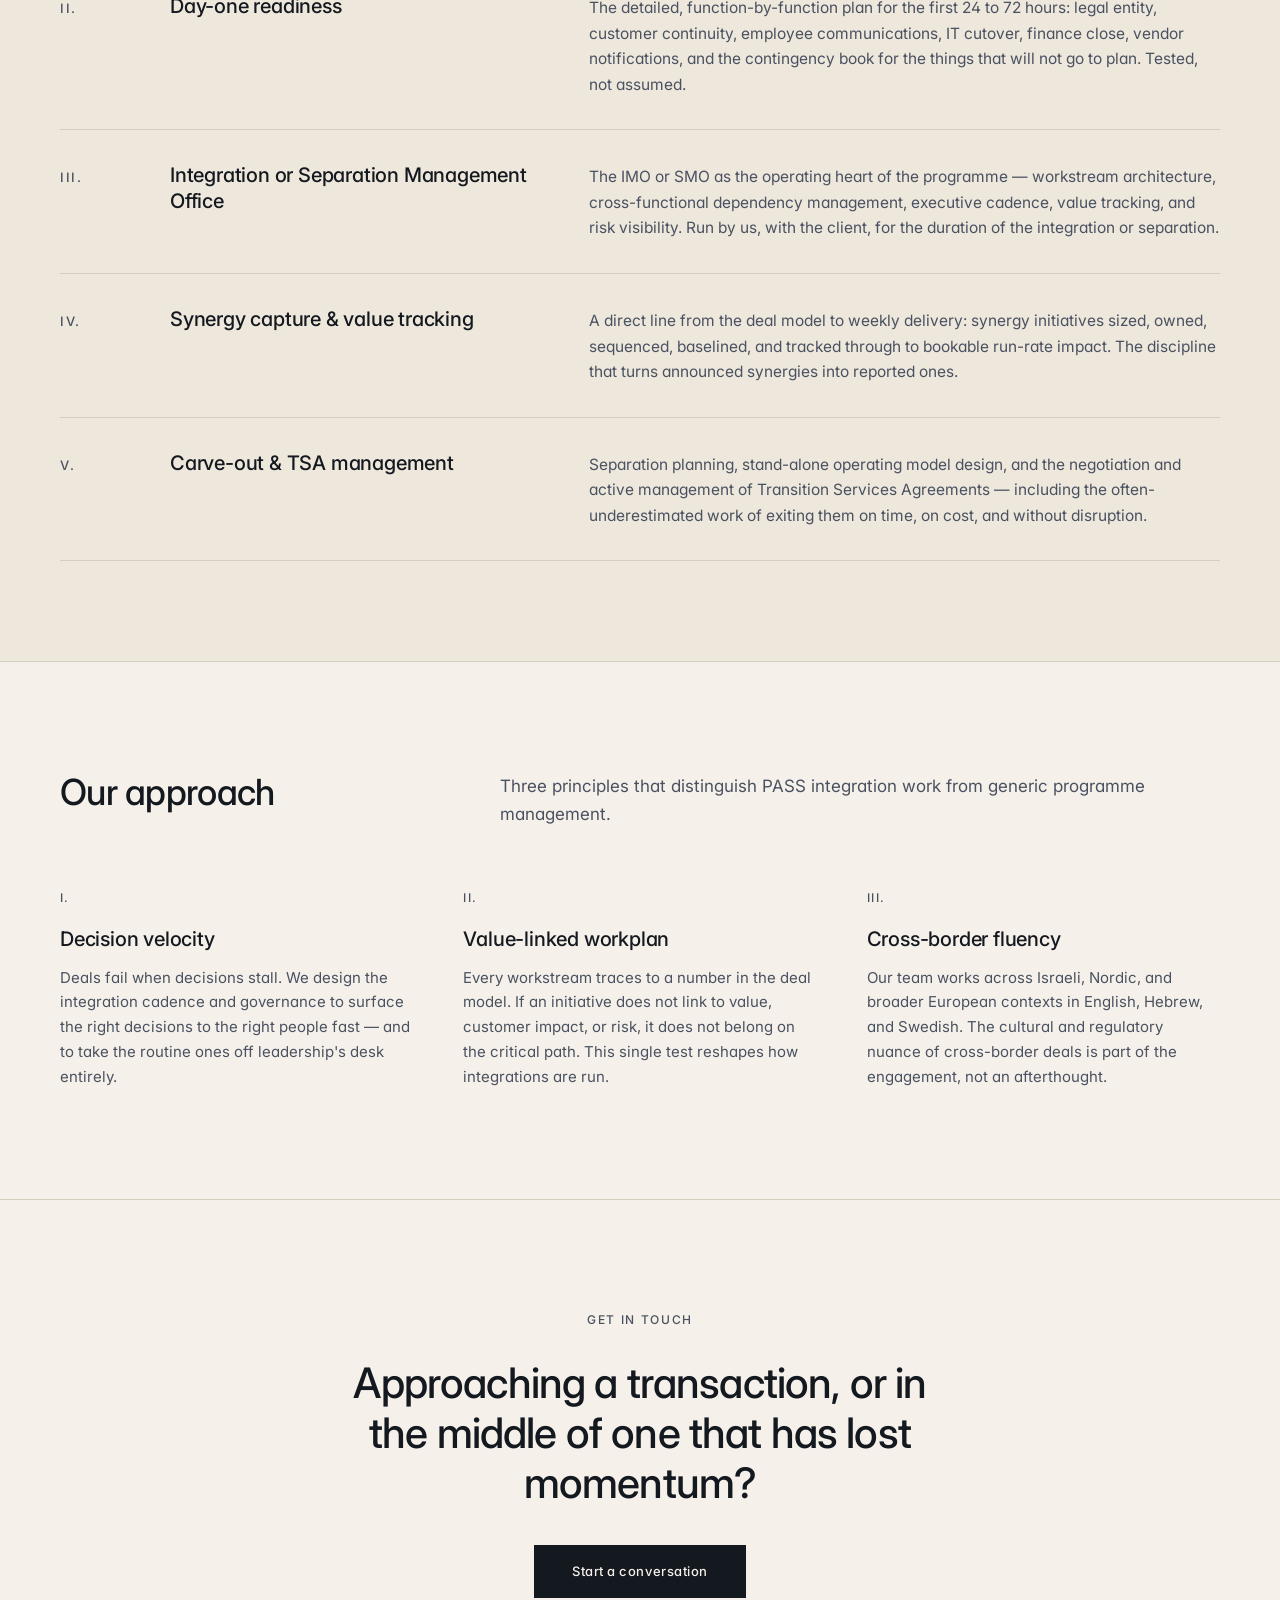
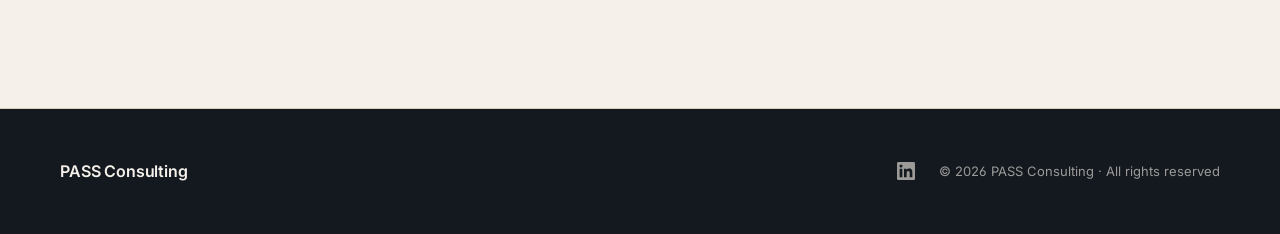
<file: post-merger-integration.html>
<!DOCTYPE html>
<html lang="en">
<head>
<meta charset="UTF-8">
<meta name="viewport" content="width=device-width, initial-scale=1.0">
<title>Post-Merger Integration &amp; Carve-out — PASS Consulting</title>
<meta name="description" content="End-to-end integration and separation execution across M&A transactions — day-one readiness, target operating model, synergy capture, and TSAs.">

<link rel="preconnect" href="https://fonts.googleapis.com">
<link rel="preconnect" href="https://fonts.gstatic.com" crossorigin>
<link href="https://fonts.googleapis.com/css2?family=Inter:wght@300..700&display=swap" rel="stylesheet">
<link rel="stylesheet" href="styles.css">
</head>
<body>

<nav class="nav">
  <div class="nav-inner">
    <a href="index.html" class="brand">PASS <span>Consulting</span></a>
    <ul class="nav-links">
      <li><a href="index.html#services">Services</a></li>
      <li><a href="index.html#approach">Approach</a></li>
      <li><a href="index.html#about">About</a></li>
      <li><a href="index.html#contact">Contact</a></li>
    </ul>
  </div>
</nav>

<header class="practice-hero">
  <div class="container">
    <div class="breadcrumb"><a href="index.html">Practice areas</a> &nbsp;/&nbsp; <span>Post-Merger Integration &amp; Carve-out</span></div>
    <h1>Where deal value is made — or lost.</h1>
    <p class="lede">Most transactions deliver less value than the deal model promised. The reason is rarely the thesis; it is the execution. PASS partners with acquirers, sellers, and management teams to make integrations and separations move with the pace and discipline that protects deal value.</p>
  </div>
</header>

<section class="overview">
  <div class="container">
    <div class="overview-grid">
      <div>
        <h2>The integration moment</h2>
      </div>
      <div class="prose">
        <p>The period between signing and Day 365 is the most demanding in a corporate's lifecycle. Two operating models meet. Customers, employees, regulators, and counterparties all want certainty. Leadership attention is finite, and the cost of every delayed decision compounds.</p>
        <p>A well-run integration is built around <strong>three forces</strong>: a clear target operating model that everyone is moving towards, a decision cadence that matches the pace of the business, and a relentless link between every workstream and the value it is supposed to deliver. Carve-outs are the mirror image — the same disciplines, applied in reverse.</p>
        <p>PASS engages at every phase: from pre-close planning under clean-team conditions, through day-one readiness, to the full integration or separation programme and the synergy capture that follows.</p>
      </div>
    </div>
  </div>
</section>

<section class="engagements">
  <div class="container">
    <div class="section-head">
      <h2>How we engage</h2>
      <p class="intro">Across the deal lifecycle — from pre-signing readiness to post-close value capture — we provide the senior integration leadership, programme infrastructure, and cross-functional rigour that complex transactions require.</p>
    </div>

    <div class="engagement">
      <div class="engagement-num">i.</div>
      <div class="engagement-title">Pre-close planning</div>
      <div class="engagement-desc">Integration or separation blueprinting between signing and close. Target operating model design, day-one scoping, value baseline, clean-team support, and the cadence and governance that the post-close programme will run on. The work that determines whether Day 1 lands.</div>
    </div>

    <div class="engagement">
      <div class="engagement-num">ii.</div>
      <div class="engagement-title">Day-one readiness</div>
      <div class="engagement-desc">The detailed, function-by-function plan for the first 24 to 72 hours: legal entity, customer continuity, employee communications, IT cutover, finance close, vendor notifications, and the contingency book for the things that will not go to plan. Tested, not assumed.</div>
    </div>

    <div class="engagement">
      <div class="engagement-num">iii.</div>
      <div class="engagement-title">Integration or Separation Management Office</div>
      <div class="engagement-desc">The IMO or SMO as the operating heart of the programme — workstream architecture, cross-functional dependency management, executive cadence, value tracking, and risk visibility. Run by us, with the client, for the duration of the integration or separation.</div>
    </div>

    <div class="engagement">
      <div class="engagement-num">iv.</div>
      <div class="engagement-title">Synergy capture &amp; value tracking</div>
      <div class="engagement-desc">A direct line from the deal model to weekly delivery: synergy initiatives sized, owned, sequenced, baselined, and tracked through to bookable run-rate impact. The discipline that turns announced synergies into reported ones.</div>
    </div>

    <div class="engagement">
      <div class="engagement-num">v.</div>
      <div class="engagement-title">Carve-out &amp; TSA management</div>
      <div class="engagement-desc">Separation planning, stand-alone operating model design, and the negotiation and active management of Transition Services Agreements — including the often-underestimated work of exiting them on time, on cost, and without disruption.</div>
    </div>
  </div>
</section>

<section class="section">
  <div class="container">
    <div class="section-head">
      <h2>Our approach</h2>
      <p class="intro">Three principles that distinguish PASS integration work from generic programme management.</p>
    </div>

    <div class="approach-grid">
      <div class="pillar">
        <div class="pillar-num">i.</div>
        <h3>Decision velocity</h3>
        <p>Deals fail when decisions stall. We design the integration cadence and governance to surface the right decisions to the right people fast — and to take the routine ones off leadership's desk entirely.</p>
      </div>
      <div class="pillar">
        <div class="pillar-num">ii.</div>
        <h3>Value-linked workplan</h3>
        <p>Every workstream traces to a number in the deal model. If an initiative does not link to value, customer impact, or risk, it does not belong on the critical path. This single test reshapes how integrations are run.</p>
      </div>
      <div class="pillar">
        <div class="pillar-num">iii.</div>
        <h3>Cross-border fluency</h3>
        <p>Our team works across Israeli, Nordic, and broader European contexts in English, Hebrew, and Swedish. The cultural and regulatory nuance of cross-border deals is part of the engagement, not an afterthought.</p>
      </div>
    </div>
  </div>
</section>

<section class="cta-block">
  <div class="container">
    <div class="cta-eyebrow">Get in touch</div>
    <h2>Approaching a transaction, or in the middle of one that has lost momentum?</h2>
    <a href="index.html#contact" class="cta-button">Start a conversation</a>
  </div>
</section>

<footer>
  <div class="footer-inner">
    <div class="brand-foot">PASS Consulting</div>
    <div class="footer-right">
      <a href="https://www.linkedin.com/in/elpelp/" target="_blank" rel="noopener" aria-label="LinkedIn" class="social-link">
        <svg width="18" height="18" viewBox="0 0 24 24" fill="currentColor"><path d="M20.447 20.452h-3.554v-5.569c0-1.328-.027-3.037-1.852-3.037-1.853 0-2.136 1.445-2.136 2.939v5.667H9.351V9h3.414v1.561h.046c.477-.9 1.637-1.852 3.37-1.852 3.601 0 4.267 2.37 4.267 5.455v6.288zM5.337 7.433a2.062 2.062 0 01-2.063-2.065 2.063 2.063 0 112.063 2.065zm1.782 13.019H3.555V9h3.564v11.452zM22.225 0H1.771C.792 0 0 .774 0 1.729v20.542C0 23.227.792 24 1.771 24h20.451C23.2 24 24 23.227 24 22.271V1.729C24 .774 23.2 0 22.222 0h.003z"/></svg>
      </a>
      <span>© 2026 PASS Consulting · All rights reserved</span>
    </div>
  </div>
</footer>

</body>
</html>
</file>
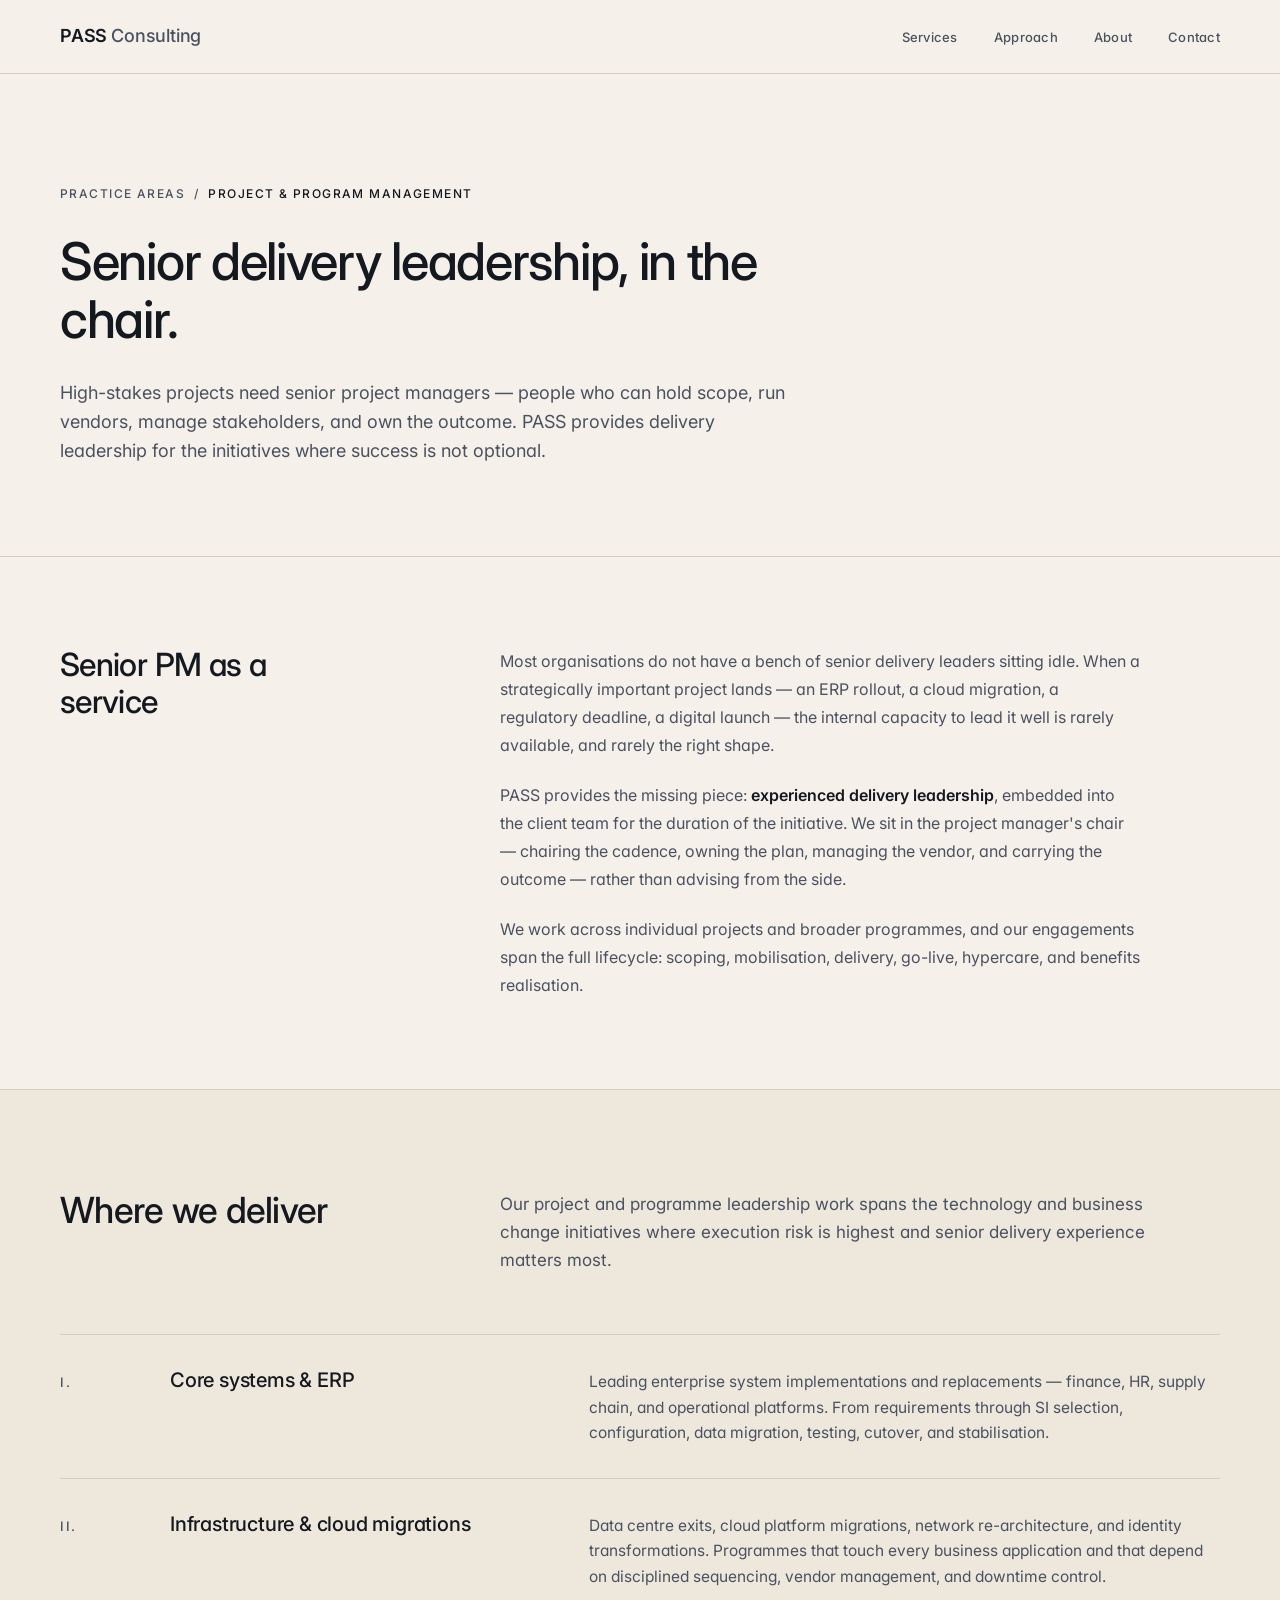
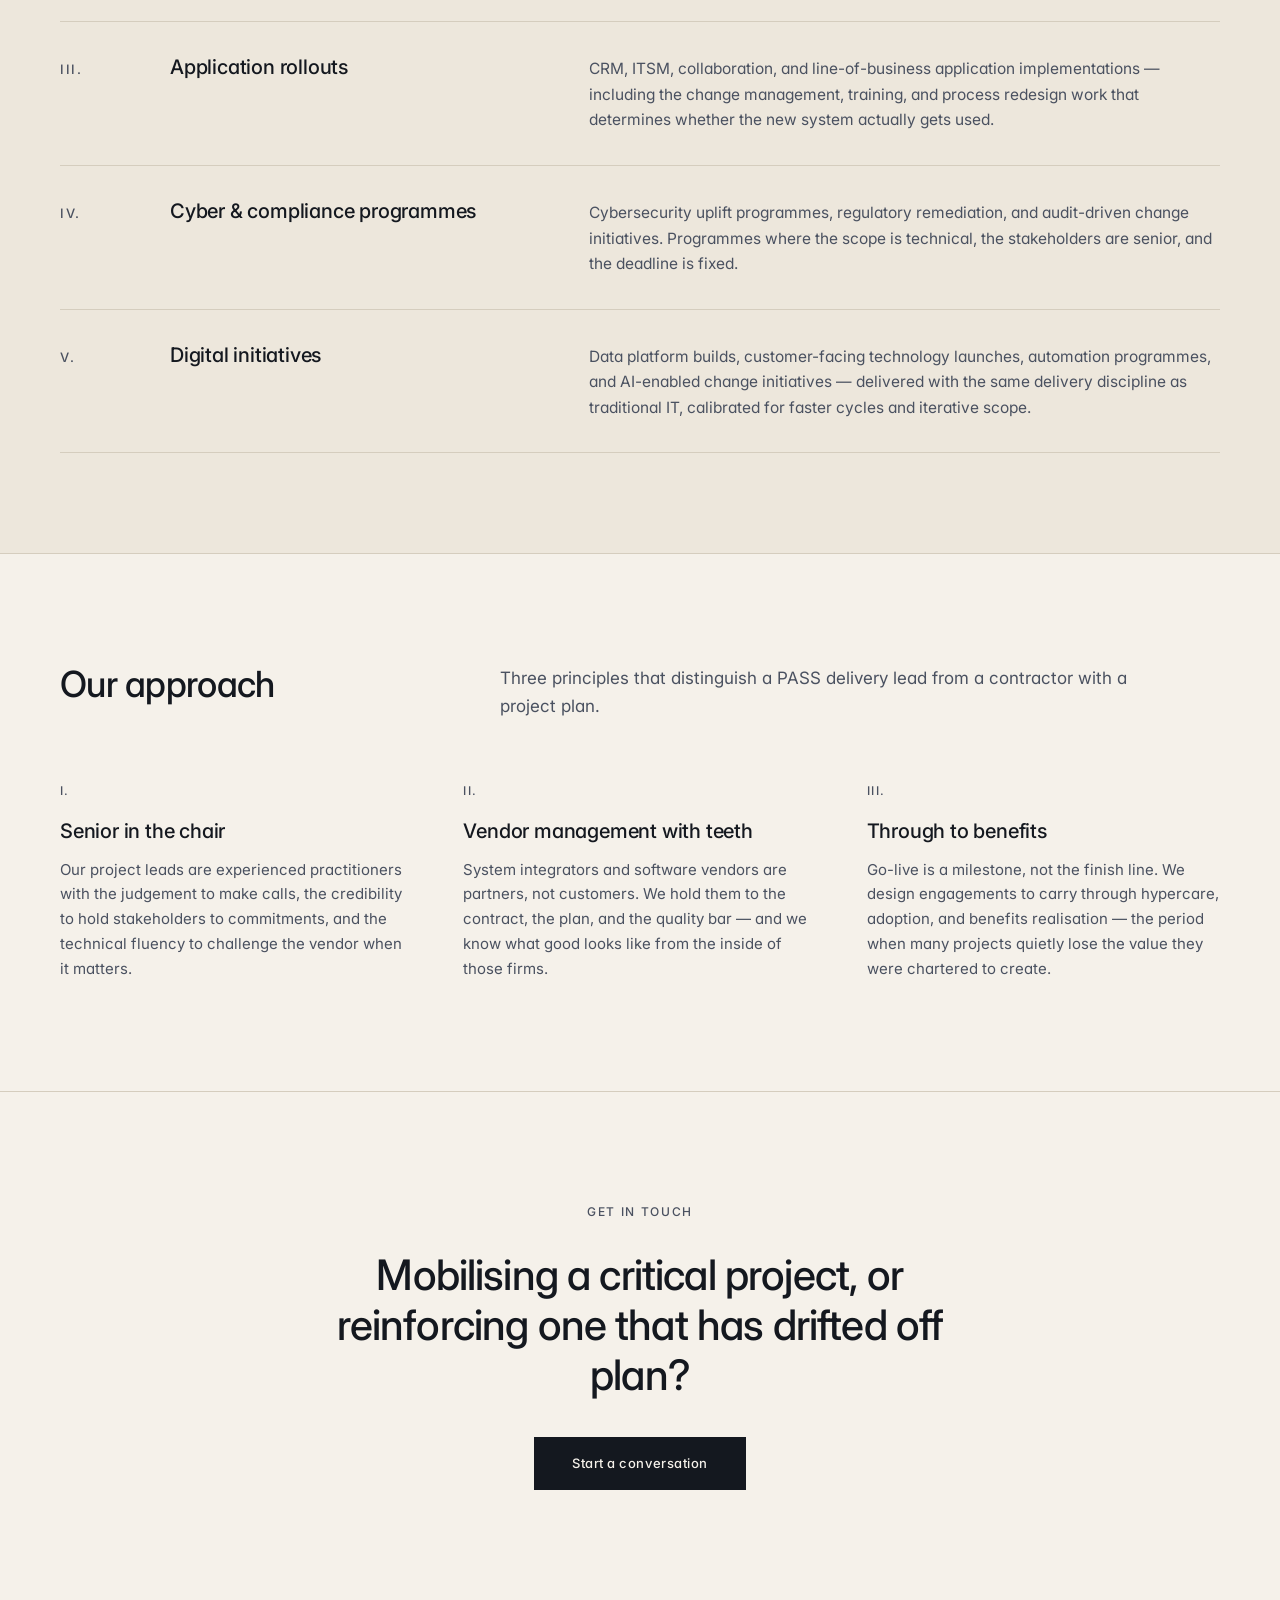
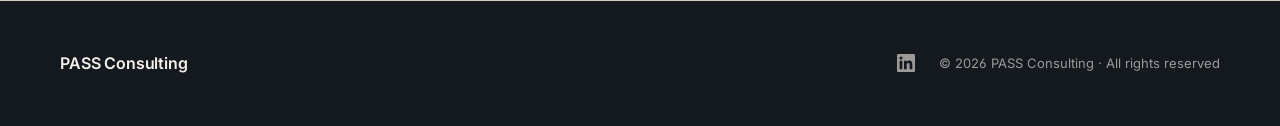
<file: project-program-management.html>
<!DOCTYPE html>
<html lang="en">
<head>
<meta charset="UTF-8">
<meta name="viewport" content="width=device-width, initial-scale=1.0">
<title>Project &amp; Program Management — PASS Consulting</title>
<meta name="description" content="Hands-on delivery leadership for high-stakes projects and programs — from scoping through go-live and hypercare.">

<link rel="preconnect" href="https://fonts.googleapis.com">
<link rel="preconnect" href="https://fonts.gstatic.com" crossorigin>
<link href="https://fonts.googleapis.com/css2?family=Inter:wght@300..700&display=swap" rel="stylesheet">
<link rel="stylesheet" href="styles.css">
</head>
<body>

<nav class="nav">
  <div class="nav-inner">
    <a href="index.html" class="brand">PASS <span>Consulting</span></a>
    <ul class="nav-links">
      <li><a href="index.html#services">Services</a></li>
      <li><a href="index.html#approach">Approach</a></li>
      <li><a href="index.html#about">About</a></li>
      <li><a href="index.html#contact">Contact</a></li>
    </ul>
  </div>
</nav>

<header class="practice-hero">
  <div class="container">
    <div class="breadcrumb"><a href="index.html">Practice areas</a> &nbsp;/&nbsp; <span>Project &amp; Program Management</span></div>
    <h1>Senior delivery leadership, in the chair.</h1>
    <p class="lede">High-stakes projects need senior project managers — people who can hold scope, run vendors, manage stakeholders, and own the outcome. PASS provides delivery leadership for the initiatives where success is not optional.</p>
  </div>
</header>

<section class="overview">
  <div class="container">
    <div class="overview-grid">
      <div>
        <h2>Senior PM as a service</h2>
      </div>
      <div class="prose">
        <p>Most organisations do not have a bench of senior delivery leaders sitting idle. When a strategically important project lands — an ERP rollout, a cloud migration, a regulatory deadline, a digital launch — the internal capacity to lead it well is rarely available, and rarely the right shape.</p>
        <p>PASS provides the missing piece: <strong>experienced delivery leadership</strong>, embedded into the client team for the duration of the initiative. We sit in the project manager's chair — chairing the cadence, owning the plan, managing the vendor, and carrying the outcome — rather than advising from the side.</p>
        <p>We work across individual projects and broader programmes, and our engagements span the full lifecycle: scoping, mobilisation, delivery, go-live, hypercare, and benefits realisation.</p>
      </div>
    </div>
  </div>
</section>

<section class="engagements">
  <div class="container">
    <div class="section-head">
      <h2>Where we deliver</h2>
      <p class="intro">Our project and programme leadership work spans the technology and business change initiatives where execution risk is highest and senior delivery experience matters most.</p>
    </div>

    <div class="engagement">
      <div class="engagement-num">i.</div>
      <div class="engagement-title">Core systems &amp; ERP</div>
      <div class="engagement-desc">Leading enterprise system implementations and replacements — finance, HR, supply chain, and operational platforms. From requirements through SI selection, configuration, data migration, testing, cutover, and stabilisation.</div>
    </div>

    <div class="engagement">
      <div class="engagement-num">ii.</div>
      <div class="engagement-title">Infrastructure &amp; cloud migrations</div>
      <div class="engagement-desc">Data centre exits, cloud platform migrations, network re-architecture, and identity transformations. Programmes that touch every business application and that depend on disciplined sequencing, vendor management, and downtime control.</div>
    </div>

    <div class="engagement">
      <div class="engagement-num">iii.</div>
      <div class="engagement-title">Application rollouts</div>
      <div class="engagement-desc">CRM, ITSM, collaboration, and line-of-business application implementations — including the change management, training, and process redesign work that determines whether the new system actually gets used.</div>
    </div>

    <div class="engagement">
      <div class="engagement-num">iv.</div>
      <div class="engagement-title">Cyber &amp; compliance programmes</div>
      <div class="engagement-desc">Cybersecurity uplift programmes, regulatory remediation, and audit-driven change initiatives. Programmes where the scope is technical, the stakeholders are senior, and the deadline is fixed.</div>
    </div>

    <div class="engagement">
      <div class="engagement-num">v.</div>
      <div class="engagement-title">Digital initiatives</div>
      <div class="engagement-desc">Data platform builds, customer-facing technology launches, automation programmes, and AI-enabled change initiatives — delivered with the same delivery discipline as traditional IT, calibrated for faster cycles and iterative scope.</div>
    </div>
  </div>
</section>

<section class="section">
  <div class="container">
    <div class="section-head">
      <h2>Our approach</h2>
      <p class="intro">Three principles that distinguish a PASS delivery lead from a contractor with a project plan.</p>
    </div>

    <div class="approach-grid">
      <div class="pillar">
        <div class="pillar-num">i.</div>
        <h3>Senior in the chair</h3>
        <p>Our project leads are experienced practitioners with the judgement to make calls, the credibility to hold stakeholders to commitments, and the technical fluency to challenge the vendor when it matters.</p>
      </div>
      <div class="pillar">
        <div class="pillar-num">ii.</div>
        <h3>Vendor management with teeth</h3>
        <p>System integrators and software vendors are partners, not customers. We hold them to the contract, the plan, and the quality bar — and we know what good looks like from the inside of those firms.</p>
      </div>
      <div class="pillar">
        <div class="pillar-num">iii.</div>
        <h3>Through to benefits</h3>
        <p>Go-live is a milestone, not the finish line. We design engagements to carry through hypercare, adoption, and benefits realisation — the period when many projects quietly lose the value they were chartered to create.</p>
      </div>
    </div>
  </div>
</section>

<section class="cta-block">
  <div class="container">
    <div class="cta-eyebrow">Get in touch</div>
    <h2>Mobilising a critical project, or reinforcing one that has drifted off plan?</h2>
    <a href="index.html#contact" class="cta-button">Start a conversation</a>
  </div>
</section>

<footer>
  <div class="footer-inner">
    <div class="brand-foot">PASS Consulting</div>
    <div class="footer-right">
      <a href="https://www.linkedin.com/in/elpelp/" target="_blank" rel="noopener" aria-label="LinkedIn" class="social-link">
        <svg width="18" height="18" viewBox="0 0 24 24" fill="currentColor"><path d="M20.447 20.452h-3.554v-5.569c0-1.328-.027-3.037-1.852-3.037-1.853 0-2.136 1.445-2.136 2.939v5.667H9.351V9h3.414v1.561h.046c.477-.9 1.637-1.852 3.37-1.852 3.601 0 4.267 2.37 4.267 5.455v6.288zM5.337 7.433a2.062 2.062 0 01-2.063-2.065 2.063 2.063 0 112.063 2.065zm1.782 13.019H3.555V9h3.564v11.452zM22.225 0H1.771C.792 0 0 .774 0 1.729v20.542C0 23.227.792 24 1.771 24h20.451C23.2 24 24 23.227 24 22.271V1.729C24 .774 23.2 0 22.222 0h.003z"/></svg>
      </a>
      <span>© 2026 PASS Consulting · All rights reserved</span>
    </div>
  </div>
</footer>

</body>
</html>
</file>
<file: styles.css>
:root {
  --bg: #F5F1EA;
  --bg-alt: #EDE7DC;
  --card: #FBF8F2;
  --ink: #14181F;
  --ink-soft: #4A5160;
  --rule: #D5CDBE;
  --accent: #8B3A2C;
}

* { box-sizing: border-box; margin: 0; padding: 0; }
html { scroll-behavior: smooth; }

body {
  font-family: 'Inter', system-ui, -apple-system, sans-serif;
  background: var(--bg);
  color: var(--ink);
  font-weight: 400;
  line-height: 1.6;
  font-size: 16px;
  -webkit-font-smoothing: antialiased;
  font-feature-settings: 'cv11', 'ss01';
}

.container {
  max-width: 1240px;
  margin: 0 auto;
  padding: 0 40px;
}

a { color: inherit; }

/* ============ NAV ============ */
.nav {
  position: sticky;
  top: 0;
  z-index: 100;
  background: rgba(245, 241, 234, 0.92);
  backdrop-filter: blur(12px);
  border-bottom: 1px solid var(--rule);
}

.nav-inner {
  display: flex;
  justify-content: space-between;
  align-items: center;
  padding: 22px 40px;
  max-width: 1240px;
  margin: 0 auto;
}

.brand {
  font-weight: 600;
  font-size: 18px;
  letter-spacing: -0.01em;
  color: var(--ink);
  text-decoration: none;
}

.brand span { color: var(--ink-soft); font-weight: 500; }

.nav-links {
  display: flex;
  gap: 36px;
  list-style: none;
}

.nav-links a {
  color: var(--ink-soft);
  text-decoration: none;
  font-size: 13px;
  font-weight: 500;
  letter-spacing: 0.02em;
  transition: color 0.2s;
}

.nav-links a:hover { color: var(--accent); }

/* ============ HERO ============ */
.hero {
  padding: 140px 0 120px;
  border-bottom: 1px solid var(--rule);
}

.eyebrow {
  font-size: 12px;
  font-weight: 500;
  letter-spacing: 0.14em;
  text-transform: uppercase;
  color: var(--ink-soft);
  margin-bottom: 32px;
  display: flex;
  align-items: center;
  gap: 14px;
}

.eyebrow::before {
  content: "";
  width: 32px;
  height: 1px;
  background: var(--ink-soft);
}

.hero h1 {
  font-weight: 500;
  font-size: clamp(38px, 5.5vw, 64px);
  line-height: 1.1;
  letter-spacing: -0.025em;
  max-width: 18ch;
  margin-bottom: 36px;
  color: var(--ink);
}

.hero p.lede {
  font-size: 19px;
  line-height: 1.55;
  color: var(--ink-soft);
  max-width: 62ch;
  font-weight: 400;
}

/* ============ PRACTICE PAGE HERO ============ */
.practice-hero {
  padding: 110px 0 90px;
  border-bottom: 1px solid var(--rule);
}

.breadcrumb {
  font-size: 12px;
  font-weight: 500;
  letter-spacing: 0.12em;
  text-transform: uppercase;
  color: var(--ink-soft);
  margin-bottom: 30px;
}

.breadcrumb a {
  text-decoration: none;
  color: var(--ink-soft);
  transition: color 0.2s;
}
.breadcrumb a:hover { color: var(--accent); }
.breadcrumb span { color: var(--ink); }

.practice-hero h1 {
  font-weight: 500;
  font-size: clamp(34px, 4.6vw, 52px);
  line-height: 1.12;
  letter-spacing: -0.025em;
  max-width: 22ch;
  margin-bottom: 30px;
  color: var(--ink);
}

.practice-hero p.lede {
  font-size: 18px;
  line-height: 1.6;
  color: var(--ink-soft);
  max-width: 66ch;
}

/* ============ SECTIONS ============ */
.section {
  padding: 110px 0;
  border-bottom: 1px solid var(--rule);
}

.section-head {
  display: grid;
  grid-template-columns: 1fr 2fr;
  gap: 80px;
  margin-bottom: 60px;
}

.section-head h2 {
  font-weight: 500;
  font-size: 36px;
  line-height: 1.15;
  letter-spacing: -0.02em;
  max-width: 14ch;
  color: var(--ink);
}

.section-head .intro {
  color: var(--ink-soft);
  font-size: 17px;
  line-height: 1.65;
  max-width: 60ch;
}

/* ============ SERVICES GRID — 2x2 ============ */
.services-grid {
  display: grid;
  grid-template-columns: 1fr 1fr;
  gap: 24px;
}

.service-card {
  display: flex;
  flex-direction: column;
  background: var(--card);
  border: 1px solid var(--rule);
  padding: 44px 44px 36px;
  text-decoration: none;
  color: inherit;
  transition: transform 0.25s ease, box-shadow 0.25s ease, border-color 0.25s ease;
  min-height: 280px;
}

.service-card:hover {
  transform: translateY(-3px);
  box-shadow: 0 12px 36px -16px rgba(20, 24, 31, 0.18);
  border-color: var(--accent);
}

.service-card:hover .service-title { color: var(--accent); }
.service-card:hover .service-readmore { color: var(--accent); }
.service-card:hover .service-readmore::after { transform: translateX(4px); }

.service-num {
  font-size: 12px;
  font-weight: 500;
  letter-spacing: 0.12em;
  color: var(--ink-soft);
  margin-bottom: 24px;
  text-transform: uppercase;
}

.service-title {
  font-weight: 500;
  font-size: 24px;
  letter-spacing: -0.015em;
  line-height: 1.2;
  margin-bottom: 16px;
  color: var(--ink);
  transition: color 0.25s ease;
}

.service-desc {
  color: var(--ink-soft);
  font-size: 15px;
  line-height: 1.65;
  margin-bottom: 28px;
  flex-grow: 1;
}

.service-readmore {
  font-size: 13px;
  font-weight: 500;
  color: var(--ink);
  letter-spacing: 0.02em;
  transition: color 0.25s ease;
  display: inline-flex;
  align-items: center;
}

.service-readmore::after {
  content: "→";
  margin-left: 8px;
  transition: transform 0.25s ease;
}

/* ============ APPROACH PILLARS ============ */
.approach-grid {
  display: grid;
  grid-template-columns: repeat(3, 1fr);
  gap: 50px;
}

.pillar-num {
  font-size: 12px;
  font-weight: 500;
  letter-spacing: 0.12em;
  text-transform: uppercase;
  color: var(--ink-soft);
  margin-bottom: 18px;
}

.pillar h3 {
  font-weight: 500;
  font-size: 20px;
  margin-bottom: 14px;
  letter-spacing: -0.01em;
  line-height: 1.3;
  color: var(--ink);
}

.pillar p {
  color: var(--ink-soft);
  font-size: 15px;
  line-height: 1.65;
}

/* ============ OVERVIEW BLOCK ============ */
.overview {
  padding: 90px 0;
  border-bottom: 1px solid var(--rule);
}

.overview-grid {
  display: grid;
  grid-template-columns: 1fr 2fr;
  gap: 80px;
}

.overview h2 {
  font-weight: 500;
  font-size: 32px;
  line-height: 1.15;
  letter-spacing: -0.02em;
  max-width: 14ch;
  color: var(--ink);
}

.overview .prose p {
  color: var(--ink-soft);
  font-size: 16px;
  line-height: 1.75;
  margin-bottom: 22px;
  max-width: 64ch;
}

.overview .prose p:last-child { margin-bottom: 0; }

.overview .prose strong {
  color: var(--ink);
  font-weight: 600;
}

/* ============ ENGAGEMENTS LIST ============ */
.engagements {
  padding: 100px 0;
  border-bottom: 1px solid var(--rule);
  background: var(--bg-alt);
}

.engagement {
  display: grid;
  grid-template-columns: 70px 1.2fr 2fr;
  gap: 40px;
  padding: 32px 0;
  border-top: 1px solid var(--rule);
  align-items: baseline;
}

.engagement:last-child { border-bottom: 1px solid var(--rule); }

.engagement-num {
  font-size: 13px;
  font-weight: 500;
  letter-spacing: 0.12em;
  text-transform: uppercase;
  color: var(--ink-soft);
}

.engagement-title {
  font-weight: 500;
  font-size: 20px;
  letter-spacing: -0.01em;
  line-height: 1.3;
  color: var(--ink);
}

.engagement-desc {
  color: var(--ink-soft);
  font-size: 15.5px;
  line-height: 1.65;
}

/* ============ CTA BLOCK ============ */
.cta-block {
  padding: 110px 0;
  text-align: center;
  border-bottom: 1px solid var(--rule);
}

.cta-eyebrow {
  font-size: 12px;
  font-weight: 500;
  letter-spacing: 0.14em;
  text-transform: uppercase;
  color: var(--ink-soft);
  margin-bottom: 28px;
}

.cta-block h2 {
  font-weight: 500;
  font-size: clamp(28px, 3.6vw, 42px);
  line-height: 1.2;
  letter-spacing: -0.02em;
  max-width: 24ch;
  margin: 0 auto 36px;
  color: var(--ink);
}

.cta-button {
  display: inline-block;
  padding: 16px 38px;
  background: var(--ink);
  color: var(--bg);
  text-decoration: none;
  font-size: 13px;
  font-weight: 500;
  letter-spacing: 0.04em;
  transition: background 0.2s;
}

.cta-button:hover { background: var(--accent); }

/* ============ ABOUT (FORMERLY LEADERSHIP) ============ */
.leadership {
  background: var(--bg-alt);
  padding: 100px 0;
  border-bottom: 1px solid var(--rule);
}

.lead-grid {
  display: grid;
  grid-template-columns: 1fr 1.5fr;
  gap: 80px;
  align-items: start;
}

.lead-eyebrow {
  font-size: 12px;
  font-weight: 500;
  letter-spacing: 0.14em;
  text-transform: uppercase;
  color: var(--ink-soft);
  margin-bottom: 20px;
}

.lead-head {
  font-weight: 500;
  font-size: 32px;
  letter-spacing: -0.02em;
  line-height: 1.15;
  max-width: 14ch;
  color: var(--ink);
}

.lead-name {
  font-weight: 500;
  font-size: 32px;
  letter-spacing: -0.02em;
  margin-bottom: 24px;
  line-height: 1.15;
  color: var(--ink);
}

.name-link {
  color: var(--ink);
  text-decoration: none;
  border-bottom: 1px solid var(--rule);
  transition: color 0.2s, border-color 0.2s;
}

.name-link:hover {
  color: var(--accent);
  border-bottom-color: var(--accent);
}

.lead-bio {
  color: var(--ink-soft);
  font-size: 16px;
  line-height: 1.75;
  margin-bottom: 18px;
}

/* ============ CONTACT ============ */
.contact-grid {
  display: grid;
  grid-template-columns: 1fr 1fr;
  gap: 80px;
  align-items: center;
}

.contact-info p {
  color: var(--ink-soft);
  font-size: 16px;
  line-height: 1.7;
  margin-bottom: 36px;
  max-width: 46ch;
}

.contact-meta {
  border-top: 1px solid var(--rule);
  padding-top: 28px;
}

.contact-meta > div { margin-bottom: 18px; }

.contact-meta .label {
  font-size: 11px;
  font-weight: 500;
  text-transform: uppercase;
  letter-spacing: 0.12em;
  color: var(--ink-soft);
  margin-bottom: 4px;
}

.contact-meta .value {
  font-size: 16px;
  font-weight: 500;
  color: var(--ink);
}

/* ============ FORM ============ */
.form-field { margin-bottom: 26px; }

.form-field label {
  display: block;
  font-size: 11px;
  font-weight: 500;
  letter-spacing: 0.12em;
  text-transform: uppercase;
  color: var(--ink-soft);
  margin-bottom: 8px;
}

.form-field input,
.form-field textarea {
  width: 100%;
  padding: 12px 0;
  border: none;
  border-bottom: 1px solid var(--rule);
  background: transparent;
  font-family: inherit;
  font-size: 16px;
  color: var(--ink);
  outline: none;
  transition: border-color 0.2s;
}

.form-field input:focus,
.form-field textarea:focus { border-bottom-color: var(--accent); }

.form-field textarea {
  min-height: 120px;
  resize: vertical;
  font-family: inherit;
}

.honeypot { position: absolute; left: -10000px; top: auto; width: 1px; height: 1px; overflow: hidden; }

.submit {
  margin-top: 8px;
  padding: 16px 36px;
  background: var(--ink);
  color: var(--bg);
  border: none;
  font-family: inherit;
  font-size: 13px;
  font-weight: 500;
  letter-spacing: 0.04em;
  cursor: pointer;
  transition: background 0.2s;
}

.submit:hover { background: var(--accent); }

/* ============ FOOTER ============ */
footer {
  padding: 50px 0;
  background: var(--ink);
  color: var(--bg);
}

.footer-inner {
  display: flex;
  justify-content: space-between;
  align-items: center;
  padding: 0 40px;
  max-width: 1240px;
  margin: 0 auto;
  font-size: 13px;
  color: rgba(245, 241, 234, 0.6);
}

.brand-foot {
  font-size: 16px;
  font-weight: 600;
  color: var(--bg);
  letter-spacing: -0.01em;
}

.footer-right {
  display: flex;
  align-items: center;
  gap: 24px;
}

.social-link {
  color: rgba(245, 241, 234, 0.6);
  display: inline-flex;
  align-items: center;
  transition: color 0.2s;
}

.social-link:hover {
  color: var(--bg);
}

/* ============ RESPONSIVE ============ */
@media (max-width: 860px) {
  .container { padding: 0 24px; }
  .nav-inner { padding: 18px 24px; }
  .nav-links { gap: 18px; }
  .nav-links a { font-size: 12px; }
  .hero { padding: 70px 0 60px; }
  .practice-hero { padding: 60px 0 60px; }
  .section, .engagements { padding: 70px 0; }
  .overview { padding: 60px 0; }
  .overview-grid { grid-template-columns: 1fr; gap: 24px; }
  .section-head { grid-template-columns: 1fr; gap: 24px; margin-bottom: 40px; }
  .services-grid { grid-template-columns: 1fr; gap: 16px; }
  .service-card { min-height: auto; padding: 32px 28px 28px; }
  .engagement { grid-template-columns: 50px 1fr; gap: 16px; padding: 26px 0; }
  .engagement-desc { grid-column: 2; }
  .approach-grid { grid-template-columns: 1fr; gap: 36px; }
  .lead-grid, .contact-grid { grid-template-columns: 1fr; gap: 40px; }
  .leadership, .cta-block { padding: 70px 0; }
  .footer-inner { flex-direction: column; gap: 14px; padding: 0 24px; text-align: center; }
}
</file>
